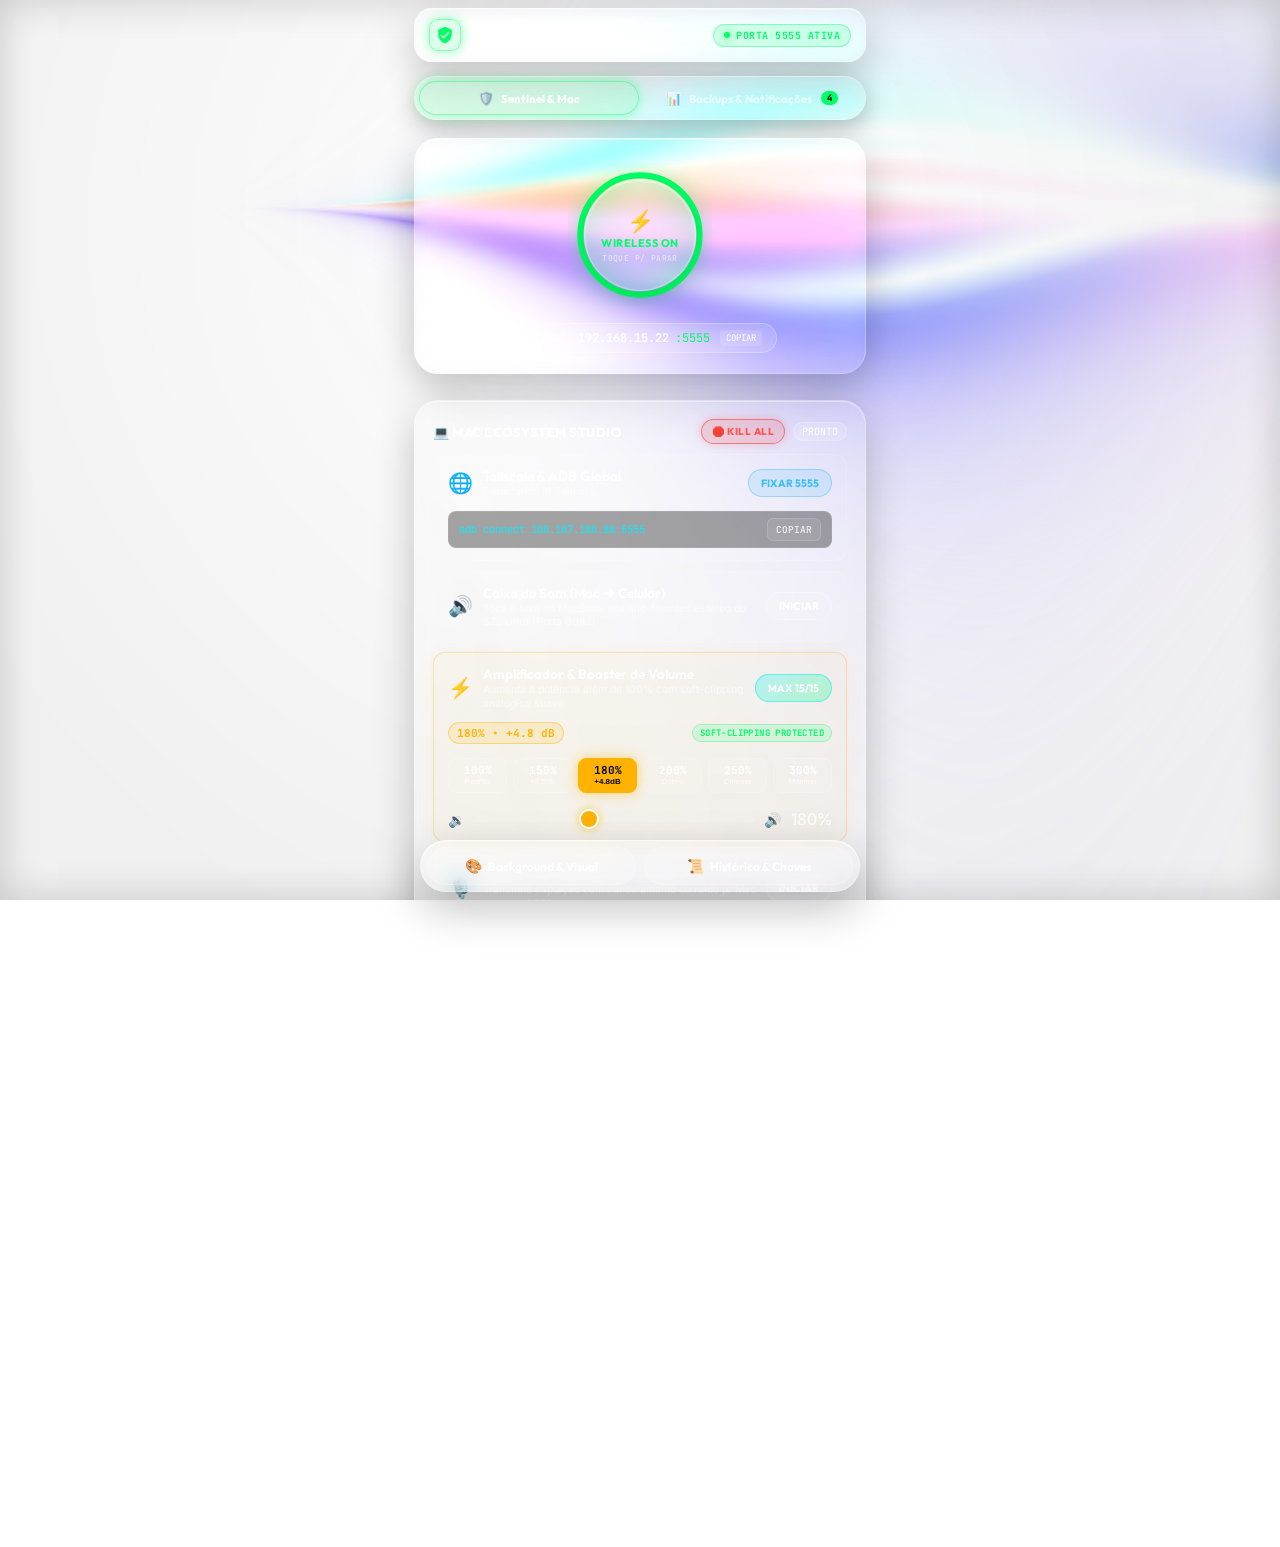
<file: app/src/main/assets/web/index.html>
<!DOCTYPE html>
<html lang="pt-BR">
<head>
  <meta charset="UTF-8">
  <meta name="viewport" content="width=device-width, initial-scale=1.0, maximum-scale=1.0, user-scalable=no, viewport-fit=cover">
  <meta name="theme-color" content="#05070c">
  <title>AeroSentinel</title>
  <link rel="preconnect" href="https://fonts.googleapis.com">
  <link rel="preconnect" href="https://fonts.gstatic.com" crossorigin>
  <link href="https://fonts.googleapis.com/css2?family=Inter:wght@400;500;600;700&family=Outfit:wght@600;700;800&family=JetBrains+Mono:wght@400;500;600;700&display=swap" rel="stylesheet">
  <link rel="stylesheet" href="style.css">
</head>
<body>

  <!-- =========================================================
       UNIVERSAL BACKGROUND VIEWPORT (5 Shaders WebGL Personal OS)
       ========================================================= -->
  <div class="bg-viewport">
    <div id="bg-webgl-container"></div>
    <div class="ambient-veil"></div>
    <div class="vignette-layer"></div>
  </div>

  <!-- Container Principal do App -->
  <div class="app-viewport">
    
    <!-- Header de Vidro Líquido -->
    <header class="header-glass">
      <div class="brand-badge">
        <div class="brand-icon">
          <svg viewBox="0 0 24 24">
            <path d="M12 1L3 5v6c0 5.55 3.84 10.74 9 12 5.16-1.26 9-6.45 9-12V5l-9-4zm-2 16l-4-4 1.41-1.41L10 14.17l6.59-6.59L18 9l-8 8z"/>
          </svg>
        </div>
        <div class="brand-text-col">
          <h1 class="brand-title">AeroSentinel</h1>
          <span class="brand-subtitle">Sentinel Studio • Mobile</span>
        </div>
      </div>

      <div class="header-status-badge" id="header-status-pill">
        <span class="status-dot" id="header-status-dot"></span>
        <span id="header-status-text">PORTA 5555 ATIVA</span>
      </div>
    </header>

    <!-- Barra Segmentada de Navegação (AeroSentinel) -->
    <div class="nav-segment-bar">
      <button class="nav-segment-btn active" id="tab-btn-sentinel" onclick="switchAeroTab('sentinel')">
        <span class="tab-btn-icon">🛡️</span>
        <span>Sentinel &amp; Mac</span>
      </button>
      <button class="nav-segment-btn" id="tab-btn-backups" onclick="switchAeroTab('backups')">
        <span class="tab-btn-icon">📊</span>
        <span>Backups &amp; Notificações</span>
        <span class="tab-badge-counter" id="tab-backups-badge">4</span>
      </button>
    </div>

    <!-- PAINEL 1: SENTINEL & MAC STUDIO -->
    <div id="panel-sentinel" class="aero-tab-panel active">

    <!-- Card 1: Toggle Wireless ADB (Dial Ring de Vidro) -->
    <section class="sentinel-main-card">
      <div class="toggle-dial-container" id="toggle-dial-btn" title="Toque para Ativar ou Parar o Sistema ADB">
        <svg class="dial-svg-ring" viewBox="0 0 140 140">
          <circle class="dial-track" cx="70" cy="70" r="58" />
          <circle class="dial-progress" id="dial-progress-ring" cx="70" cy="70" r="58" />
        </svg>
        <div class="dial-center-btn">
          <span class="dial-icon" id="dial-icon-emoji">⚡</span>
          <span class="dial-state-text" id="dial-state-label">WIRELESS ON</span>
          <span class="dial-sub-hint" id="dial-sub-hint">TOQUE P/ PARAR</span>
        </div>
      </div>

      <!-- Pílula do Endpoint com Copiar -->
      <div class="endpoint-info-pill" id="endpoint-pill" title="Toque para copiar endpoint">
        <span class="endpoint-label">ENDPOINT:</span>
        <span class="endpoint-ip" id="endpoint-ip-label">192.168.15.22</span><span class="endpoint-port" id="endpoint-port-label">:5555</span>
        <span class="copy-badge">COPIAR</span>
      </div>
    </section>

    <!-- Card 1.5: MAC ECOSYSTEM STATION (Webcam, Mic/Speaker, DeX & Tailscale Remote) -->
    <section class="disclosure-card mac-ecosystem-card">
      <div class="section-header-row">
        <h2 class="section-title">
          <span>💻 Mac Ecosystem Studio</span>
        </h2>
        <div style="display: flex; gap: 8px; align-items: center;">
          <button class="eco-kill-all-btn" id="btn-kill-all" title="Encerra todos os processos de ecossistema no Celular e no Mac">🛑 KILL ALL</button>
          <span class="section-count-badge" id="eco-status-badge">PRONTO</span>
        </div>
      </div>

      <!-- Tailscale & Global ADB Tunnel -->
      <div class="eco-feature-box">
        <div class="eco-feature-header">
          <div class="eco-title-group">
            <span class="eco-icon">🌐</span>
            <div class="eco-text-col">
              <span class="eco-name">Tailscale & ADB Global</span>
              <span class="eco-desc" id="eco-tailscale-status">Detectando IP Tailnet...</span>
            </div>
          </div>
          <button class="eco-action-btn" id="btn-fix-adb-5555" title="Fixa a porta 5555">FIXAR 5555</button>
        </div>
        <div class="eco-link-box" id="tailscale-connect-box">
          <span class="eco-cmd" id="tailscale-cmd-text">adb connect 100.107.180.88:5555</span>
          <button class="eco-copy-btn" id="btn-copy-tailscale">COPIAR</button>
        </div>
      </div>

      <!-- Áudio Profissional p/ macOS (Caixa de Som & Microfone) -->
      <div class="eco-feature-box">
        <div class="eco-feature-header">
          <div class="eco-title-group">
            <span class="eco-icon">🔊</span>
            <div class="eco-text-col">
              <span class="eco-name">Caixa de Som (Mac ➔ Celular)</span>
              <span class="eco-desc">Toca o som do MacBook nos alto-falantes estéreo do S22 Ultra (Porta 8082)</span>
            </div>
          </div>
          <button class="eco-toggle-btn" id="btn-toggle-speaker">INICIAR</button>
        </div>
        <div class="eco-link-box" id="speaker-url-box" style="display: none;">
          <span class="eco-cmd" id="speaker-url-text">http://192.168.18.16:8082/stream</span>
          <button class="eco-copy-btn" id="btn-copy-speaker">COPIAR</button>
        </div>
      </div>

      <!-- AMPLIFICADOR & BOOSTER DE VOLUME (Aero Mobile) -->
      <div class="eco-feature-box booster-box">
        <div class="eco-feature-header">
          <div class="eco-title-group">
            <span class="eco-icon">⚡</span>
            <div class="eco-text-col">
              <span class="eco-name">Amplificador &amp; Booster de Volume</span>
              <span class="eco-desc" id="booster-status-desc">Aumenta a potência além de 100% com soft-clipping analógico suave</span>
            </div>
          </div>
          <button class="eco-action-btn primary" id="btn-max-volume-mobile" title="Coloca o volume do Galaxy S22 Ultra no nível máximo (15/15)">MAX 15/15</button>
        </div>

        <div class="booster-gain-indicator-row">
          <span class="booster-gain-badge" id="booster-gain-badge">180% • +4.8 dB</span>
          <span class="booster-clip-badge">SOFT-CLIPPING PROTECTED</span>
        </div>

        <!-- Presets Rápidos de 1 Toque -->
        <div class="booster-presets-grid">
          <button class="booster-preset-btn" data-gain="100">
            <span class="preset-pct">100%</span>
            <span class="preset-label">Padrão</span>
          </button>
          <button class="booster-preset-btn" data-gain="150">
            <span class="preset-pct">150%</span>
            <span class="preset-label">+3.5dB</span>
          </button>
          <button class="booster-preset-btn active" data-gain="180">
            <span class="preset-pct">180%</span>
            <span class="preset-label">+4.8dB</span>
          </button>
          <button class="booster-preset-btn" data-gain="200">
            <span class="preset-pct">200%</span>
            <span class="preset-label">Dobro</span>
          </button>
          <button class="booster-preset-btn" data-gain="250">
            <span class="preset-pct">250%</span>
            <span class="preset-label">Cinema</span>
          </button>
          <button class="booster-preset-btn" data-gain="300">
            <span class="preset-pct">300%</span>
            <span class="preset-label">Máximo</span>
          </button>
        </div>

        <!-- Slider Contínuo de Precisão Mobile -->
        <div class="booster-slider-row">
          <span class="slider-icon">🔉</span>
          <input type="range" class="booster-slider" id="booster-slider-mobile" min="100" max="300" step="5" value="180">
          <span class="slider-icon">🔊</span>
          <span class="slider-val-label" id="booster-val-label">180%</span>
        </div>
      </div>

      <div class="eco-feature-box">
        <div class="eco-feature-header">
          <div class="eco-title-group">
            <span class="eco-icon">🎙️</span>
            <div class="eco-text-col">
              <span class="eco-name">Microfone HD (Celular ➔ Mac)</span>
              <span class="eco-desc">Transmite captação com cancelamento de ruído p/ Mac na porta 8081</span>
            </div>
          </div>
          <button class="eco-toggle-btn" id="btn-toggle-mic">INICIAR</button>
        </div>
        <div class="eco-link-box" id="mic-url-box" style="display: none;">
          <span class="eco-cmd" id="mic-url-text">http://192.168.18.16:8081/mic.wav</span>
          <button class="eco-copy-btn" id="btn-copy-mic">COPIAR</button>
        </div>
      </div>

      <!-- Samsung DeX & Controle Remoto do Mac -->
      <div class="eco-feature-box">
        <div class="eco-feature-header">
          <div class="eco-title-group">
            <span class="eco-icon">🖥️</span>
            <div class="eco-text-col">
              <span class="eco-name">Samsung DeX & Controle Mac</span>
              <span class="eco-desc">Ativação do DeX + Controle via Teclado e Trackpad</span>
            </div>
          </div>
          <button class="eco-action-btn primary" id="btn-activate-dex">ATIVAR DEX</button>
        </div>
        <div class="eco-link-box">
          <span class="eco-cmd" id="dex-info-text">Servidor Remoto Mac: Porta 8083</span>
          <button class="eco-copy-btn" id="btn-dex-cmd-copy">COPIAR SCRIPT</button>
        </div>
      </div>
    </section>

    <!-- Card 2: Dispositivos Conectados (IP Mandatório) -->
    <section class="disclosure-card">
      <div class="section-header-row">
        <h2 class="section-title">
          <span>📡 Dispositivos no ADB</span>
        </h2>
        <span class="section-count-badge" id="active-count-badge">0 ATIVOS</span>
      </div>

      <div id="active-devices-container">
        <!-- Renderizado dinamicamente -->
      </div>
    </section>

    <!-- Card 3: SUPER GLASS BOX TERMINAL (Dynamic System Accent • Zero Flickeo) -->
    <section class="terminal-card">
      <div class="terminal-header">
        <div class="terminal-title-group">
          <div class="terminal-lights">
            <span class="term-light red"></span>
            <span class="term-light yellow"></span>
            <span class="term-light green"></span>
          </div>
          <span class="terminal-label">ADB SHELL LIVE INSPECTOR</span>
          <div class="terminal-live-badge" id="terminal-live-badge">
            <span class="live-dot-pulse"></span>
            <span id="terminal-live-text">REAL-TIME</span>
          </div>
        </div>
        <div class="terminal-actions">
          <button class="term-btn-icon" id="btn-term-fullscreen" title="Visualização em Tela Cheia">⛶ TELA CHEIA</button>
          <button class="term-btn-icon" id="btn-term-pause">PAUSAR</button>
          <button class="term-btn-icon" id="btn-term-clear">LIMPAR</button>
        </div>
      </div>

      <!-- Barra Intuitiva de Data, Hora Ao Vivo e Último Pulso do Terminal -->
      <div class="terminal-datetime-bar">
        <div class="term-dt-item">
          <span class="term-dt-icon">📅</span>
          <span id="term-live-date">HOJE, --/--/----</span>
        </div>
        <span class="term-dt-sep">&bull;</span>
        <div class="term-dt-item">
          <span class="term-dt-icon">🕒</span>
          <span id="term-live-clock" class="term-clock-mono">--:--:--</span>
        </div>
        <span class="term-dt-sep">&bull;</span>
        <div class="term-dt-item term-dt-last">
          <span id="term-last-cmd-time">Aguardando eventos...</span>
        </div>
      </div>

      <!-- Viewport de Comandos em Fluxo Natural e Suave -->
      <div class="terminal-box-viewport" id="terminal-viewport">
        <div class="terminal-empty-msg" id="terminal-empty-msg">
          &gt; Escutando comandos shell recebidos pelo adbd em tempo real...<br>
          &gt; Data, horário exato, IP de origem e payload sincronizados com a cor do sistema.
        </div>
      </div>
    </section>
    </div> <!-- Fim de #panel-sentinel -->

    <!-- =========================================================
         PAINEL 2: CENTRAL DE BACKUPS & AUDITORIA (AeroSentinel)
         ========================================================= -->
    <div id="panel-backups" class="aero-tab-panel" style="display: none;">
      
      <!-- KPI Telemetry Grid -->
      <div class="backup-kpi-grid">
        <div class="backup-kpi-card">
          <div class="kpi-icon-wrap" style="color: var(--accent-primary);">🛡️</div>
          <div class="kpi-data-col">
            <span class="kpi-label">STATUS GERAL</span>
            <span class="kpi-value" id="kpi-overall-status">100% OPERACIONAL</span>
            <span class="kpi-subtext">4 Automações Ativas</span>
          </div>
        </div>

        <div class="backup-kpi-card">
          <div class="kpi-icon-wrap" style="color: var(--accent-cyan);">☁️</div>
          <div class="kpi-data-col">
            <span class="kpi-label">ÚLTIMO SNAPSHOT</span>
            <span class="kpi-value" id="kpi-snapshot-size">14.9 GB</span>
            <span class="kpi-subtext">Hoje • Google Drive</span>
          </div>
        </div>

        <div class="backup-kpi-card">
          <div class="kpi-icon-wrap" style="color: var(--accent-primary);">💬</div>
          <div class="kpi-data-col">
            <span class="kpi-label">WHATSAPP SYNC</span>
            <span class="kpi-value" id="kpi-whatsapp-count">17.024+ ITENS</span>
            <span class="kpi-subtext">Sync em Fundo Ativo</span>
          </div>
        </div>

        <div class="backup-kpi-card">
          <div class="kpi-icon-wrap" style="color: var(--accent-cyan);">💾</div>
          <div class="kpi-data-col">
            <span class="kpi-label">ARMAZENAMENTO</span>
            <span class="kpi-value" id="kpi-storage-free">21.6 GB LIVRES</span>
            <span class="kpi-subtext">APFS macOS Saudável</span>
          </div>
        </div>
      </div>

      <!-- Filtros e Atualização -->
      <div class="backup-filter-row">
        <div class="backup-filter-chips">
          <button class="filter-chip active" id="chip-filter-all" onclick="filterBackupNotifications('ALL')">TODOS (4)</button>
          <button class="filter-chip" id="chip-filter-success" onclick="filterBackupNotifications('SUCCESS')">SUCESSO</button>
          <button class="filter-chip" id="chip-filter-warning" onclick="filterBackupNotifications('WARNING')">ALERTAS</button>
          <button class="filter-chip" id="chip-filter-info" onclick="filterBackupNotifications('INFO')">INFO</button>
        </div>
        <button class="backup-refresh-btn" id="btn-refresh-notifications" onclick="refreshBackupNotifications()" title="Atualizar Notificações">
          <span>🔄</span>
        </button>
      </div>

      <!-- Feed Dinâmico de Notificações de Backup -->
      <div class="backup-notifications-stream" id="backup-notifications-list">
        <!-- Itens inseridos dinamicamente pelo JavaScript -->
      </div>

      <!-- Card Informativo de Auditoria de Integridade -->
      <section class="disclosure-card backup-audit-box">
        <div class="section-header-row">
          <h2 class="section-title">
            <span>🛡️ Auditoria Completa de Integridade</span>
          </h2>
          <span class="section-count-badge" style="background: var(--accent-primary-soft); color: var(--accent-primary); border-color: var(--accent-primary-border);">SHA-256 OK</span>
        </div>
        <p class="backup-audit-desc">
          Todos os backups automatizados e rotinas de governança contam com monitoramento ativo de integridade, cálculo criptográfico SHA-256, sincronização remota com Google Drive e garantia de resíduo zero de armazenamento temporário no APFS.
        </p>
        <div class="backup-audit-chips">
          <span class="audit-chip">✓ GitHub: 100% Ok</span>
          <span class="audit-chip">✓ WhatsApp: 17k+ Itens</span>
          <span class="audit-chip">✓ Photos Sentinel: Ativo</span>
          <span class="audit-chip">✓ APFS: Seguro</span>
        </div>
      </section>

    </div> <!-- Fim de #panel-backups -->

  </div>

  <!-- DOCK INFERIOR MINIMALISTA DE VIDRO -->
  <nav class="bottom-dock-glass">
    <button class="dock-pill-btn" id="dock-btn-background">
      <span class="dock-btn-icon">🎨</span>
      <span>Background &amp; Visual</span>
    </button>
    <button class="dock-pill-btn" id="dock-btn-history">
      <span class="dock-btn-icon">📜</span>
      <span>Histórico &amp; Chaves</span>
    </button>
  </nav>

  <!-- =========================================================
       WIDGET BACKGROUND & VISUAL (Shaders + Accent Color Picker)
       ========================================================= -->
  <div class="modal-overlay" id="background-widget-overlay">
    <div class="modal-sheet-glass">
      <div class="modal-sheet-header">
        <div>
          <h3 class="modal-title">Widget de Background &amp; Visual</h3>
          <span class="modal-subtitle">Personalize a estética, o terminal e o motor gráfico WebGL</span>
        </div>
        <button class="modal-close-btn" id="btn-bg-modal-close">&times;</button>
      </div>

      <div class="modal-scrollable-content">

        <!-- Seção 1: Cor Principal da Interface & Terminal -->
        <div class="widget-section-block">
          <div class="widget-section-title">
            <span>✨ Cor Principal do Sistema &amp; Terminal</span>
          </div>
          <p class="widget-section-desc">
            Escolha a cor principal do sistema. Todos os cards, anéis, badges e as cores do Shell Glass Terminal se adaptam instantaneamente.
          </p>

          <!-- Paleta de Cores de Acento -->
          <div class="color-palette-row">
            <button class="color-swatch-btn" data-color="#00f0ff" style="--c: #00f0ff;" title="Ciano Neon"></button>
            <button class="color-swatch-btn" data-color="#a855f7" style="--c: #a855f7;" title="Violeta Cyber"></button>
            <button class="color-swatch-btn" data-color="#f59e0b" style="--c: #f59e0b;" title="Ouro Solar"></button>
            <button class="color-swatch-btn" data-color="#ff2a5f" style="--c: #ff2a5f;" title="Rubi Escarlate"></button>
            <button class="color-swatch-btn" data-color="#3b82f6" style="--c: #3b82f6;" title="Azul Elétrico"></button>
            <button class="color-swatch-btn" data-color="#ec4899" style="--c: #ec4899;" title="Rosa Neon"></button>
            <button class="color-swatch-btn active" data-color="#00ff66" style="--c: #00ff66;" title="Esmeralda"></button>
            <button class="color-swatch-btn" data-color="#ffffff" style="--c: #ffffff;" title="Branco Puro"></button>
          </div>

          <!-- Seletor de Cor Livre Hexadecimal -->
          <div class="custom-color-row">
            <label class="custom-color-label" for="custom-color-input">
              <span class="color-preview-circle" id="custom-color-preview"></span>
              <span id="custom-color-hex-text">Cor Customizada (#00ff66)</span>
            </label>
            <input type="color" id="custom-color-input" value="#00ff66">
          </div>
        </div>

        <!-- Seção 2: 5 Shaders WebGL do Personal OS -->
        <div class="widget-section-block">
          <div class="widget-section-title">
            <span>🌌 Shaders WebGL (Motor Personal OS)</span>
          </div>
          <p class="widget-section-desc">
            Shaders dinâmicos com suas paletas ricas originais, renderizados na GPU com alta performance.
          </p>

          <div class="shader-card-list">
            <!-- 1. Soft Aurora -->
            <div class="shader-option-card" data-shader="softaurora">
              <div class="shader-card-left">
                <div class="shader-gradient-badge" style="background: linear-gradient(135deg, #00f5d4, #9d4edd);"></div>
                <div>
                  <div class="shader-title">🌌 Soft Aurora</div>
                  <div class="shader-subtitle">Aurora boreal cósmica com véus fluidos e ruído 3D Perlin</div>
                </div>
              </div>
              <span class="shader-status-tag">SELECIONAR</span>
            </div>

            <!-- 2. 3D Particles -->
            <div class="shader-option-card" data-shader="particles">
              <div class="shader-card-left">
                <div class="shader-gradient-badge" style="background: linear-gradient(135deg, #a855f7, #6366f1);"></div>
                <div>
                  <div class="shader-title">✨ 3D Particles</div>
                  <div class="shader-subtitle">Point cloud instanciada tridimensional com rotação orbital interativa</div>
                </div>
              </div>
              <span class="shader-status-tag">SELECIONAR</span>
            </div>

            <!-- 3. Ghost Fibers -->
            <div class="shader-option-card" data-shader="ghostfibers">
              <div class="shader-card-left">
                <div class="shader-gradient-badge" style="background: linear-gradient(135deg, #06b6d4, #3b82f6);"></div>
                <div>
                  <div class="shader-title">🌀 Ghost Fibers</div>
                  <div class="shader-subtitle">Fibras ópticas espectrais com torção helicoidal harmônica</div>
                </div>
              </div>
              <span class="shader-status-tag">SELECIONAR</span>
            </div>

            <!-- 4. Plasma Wave -->
            <div class="shader-option-card" data-shader="plasmawave">
              <div class="shader-card-left">
                <div class="shader-gradient-badge" style="background: linear-gradient(135deg, #A855F7, #06B6D4);"></div>
                <div>
                  <div class="shader-title">🌊 Plasma Wave</div>
                  <div class="shader-subtitle">Raymarching tridimensional com campos ondulatórios quânticos</div>
                </div>
              </div>
              <span class="shader-status-tag">SELECIONAR</span>
            </div>

            <!-- 5. Strands -->
            <div class="shader-option-card active" data-shader="strands">
              <div class="shader-card-left">
                <div class="shader-gradient-badge" style="background: linear-gradient(135deg, #F97316, #7C3AED, #06B6D4);"></div>
                <div>
                  <div class="shader-title">🌟 Light Strands</div>
                  <div class="shader-subtitle">Feixes espectrais multicoloridos com dispersão e reflexos</div>
                </div>
              </div>
              <span class="shader-status-tag">ATIVO</span>
            </div>

            <!-- 6. Side Rays -->
            <div class="shader-option-card" data-shader="siderays">
              <div class="shader-card-left">
                <div class="shader-gradient-badge" style="background: linear-gradient(135deg, #f59e0b, #38bdf8);"></div>
                <div>
                  <div class="shader-title">⚡ Side Rays</div>
                  <div class="shader-subtitle">Feixes de luz volumétrica com iluminação lateral cinematográfica</div>
                </div>
              </div>
              <span class="shader-status-tag">SELECIONAR</span>
            </div>

            <!-- 7. Volumetric Beams -->
            <div class="shader-option-card" data-shader="beams">
              <div class="shader-card-left">
                <div class="shader-gradient-badge" style="background: linear-gradient(135deg, #8b5cf6, #ec4899);"></div>
                <div>
                  <div class="shader-title">🔦 Beams</div>
                  <div class="shader-subtitle">Feixes volumétricos 3D com dispersão atmosférica</div>
                </div>
              </div>
              <span class="shader-status-tag">SELECIONAR</span>
            </div>

            <!-- 8. Floating Lines -->
            <div class="shader-option-card" data-shader="floatinglines">
              <div class="shader-card-left">
                <div class="shader-gradient-badge" style="background: linear-gradient(135deg, #6366f1, #14b8a6);"></div>
                <div>
                  <div class="shader-title">〰️ Floating Lines</div>
                  <div class="shader-subtitle">Camadas de linhas tridimensionais com flexão dinâmica</div>
                </div>
              </div>
              <span class="shader-status-tag">SELECIONAR</span>
            </div>

            <!-- 9. Liquid Silk -->
            <div class="shader-option-card" data-shader="silk">
              <div class="shader-card-left">
                <div class="shader-gradient-badge" style="background: linear-gradient(135deg, #0ea5e9, #a855f7);"></div>
                <div>
                  <div class="shader-title">🧣 Liquid Silk</div>
                  <div class="shader-subtitle">Tecido de seda ondulante com reflexos orgânicos</div>
                </div>
              </div>
              <span class="shader-status-tag">SELECIONAR</span>
            </div>

            <!-- 10. Tactical Radar -->
            <div class="shader-option-card" data-shader="radar">
              <div class="shader-card-left">
                <div class="shader-gradient-badge" style="background: linear-gradient(135deg, #10b981, #06b6d4);"></div>
                <div>
                  <div class="shader-title">🎯 Tactical Radar</div>
                  <div class="shader-subtitle">Varredura circular tática com anéis concêntricos e pulsos</div>
                </div>
              </div>
              <span class="shader-status-tag">SELECIONAR</span>
            </div>

            <!-- 11. Ripple Grid -->
            <div class="shader-option-card" data-shader="ripplegrid">
              <div class="shader-card-left">
                <div class="shader-gradient-badge" style="background: linear-gradient(135deg, #3b82f6, #8b5cf6);"></div>
                <div>
                  <div class="shader-title">🌐 Ripple Grid</div>
                  <div class="shader-subtitle">Grade geométrica reativa com ondas de choque interativas</div>
                </div>
              </div>
              <span class="shader-status-tag">SELECIONAR</span>
            </div>

            <!-- 12. Pixel Blast -->
            <div class="shader-option-card" data-shader="pixelblast">
              <div class="shader-card-left">
                <div class="shader-gradient-badge" style="background: linear-gradient(135deg, #f43f5e, #fb923c);"></div>
                <div>
                  <div class="shader-title">💥 Pixel Blast</div>
                  <div class="shader-subtitle">Matriz de micro-pixels com explosões de ondas e reverberação</div>
                </div>
              </div>
              <span class="shader-status-tag">SELECIONAR</span>
            </div>

            <!-- 13. Magic Rings -->
            <div class="shader-option-card" data-shader="magicrings">
              <div class="shader-card-left">
                <div class="shader-gradient-badge" style="background: linear-gradient(135deg, #e11d48, #9333ea);"></div>
                <div>
                  <div class="shader-title">💫 Magic Rings</div>
                  <div class="shader-subtitle">Anéis de energia concêntricos com atenuação harmônica</div>
                </div>
              </div>
              <span class="shader-status-tag">SELECIONAR</span>
            </div>

            <!-- 14. Grid Scan -->
            <div class="shader-option-card" data-shader="gridscan">
              <div class="shader-card-left">
                <div class="shader-gradient-badge" style="background: linear-gradient(135deg, #059669, #10b981);"></div>
                <div>
                  <div class="shader-title">📡 Grid Scan</div>
                  <div class="shader-subtitle">Varredura a laser futurista sobre malha de cibersegurança</div>
                </div>
              </div>
              <span class="shader-status-tag">SELECIONAR</span>
            </div>

            <!-- 15. Liquid Chrome -->
            <div class="shader-option-card" data-shader="liquidchrome">
              <div class="shader-card-left">
                <div class="shader-gradient-badge" style="background: linear-gradient(135deg, #94a3b8, #cbd5e1);"></div>
                <div>
                  <div class="shader-title">🪙 Liquid Chrome</div>
                  <div class="shader-subtitle">Metal cromado líquido com reflexos orgânicos e brilho espelhado</div>
                </div>
              </div>
              <span class="shader-status-tag">SELECIONAR</span>
            </div>

            <!-- 16. Line Waves -->
            <div class="shader-option-card" data-shader="linewaves">
              <div class="shader-card-left">
                <div class="shader-gradient-badge" style="background: linear-gradient(135deg, #38bdf8, #818cf8);"></div>
                <div>
                  <div class="shader-title">🌊 Line Waves</div>
                  <div class="shader-subtitle">Ondas lineares entrelaçadas com transição de gradiente suave</div>
                </div>
              </div>
              <span class="shader-status-tag">SELECIONAR</span>
            </div>

            <!-- 17. Ferrofluid -->
            <div class="shader-option-card" data-shader="ferrofluid">
              <div class="shader-card-left">
                <div class="shader-gradient-badge" style="background: linear-gradient(135deg, #1e293b, #0f172a);"></div>
                <div>
                  <div class="shader-title">🧲 Ferrofluid</div>
                  <div class="shader-subtitle">Fluido magnético com espinhos dinâmicos e turbulência física</div>
                </div>
              </div>
              <span class="shader-status-tag">SELECIONAR</span>
            </div>

            <!-- 18. Dither Matrix -->
            <div class="shader-option-card" data-shader="dither">
              <div class="shader-card-left">
                <div class="shader-gradient-badge" style="background: linear-gradient(135deg, #10b981, #047857);"></div>
                <div>
                  <div class="shader-title">👾 Dither Matrix</div>
                  <div class="shader-subtitle">Matriz de Bayer retrô com quantização cromática analógica</div>
                </div>
              </div>
              <span class="shader-status-tag">SELECIONAR</span>
            </div>

            <!-- 19. Dark Veil -->
            <div class="shader-option-card" data-shader="darkveil">
              <div class="shader-card-left">
                <div class="shader-gradient-badge" style="background: linear-gradient(135deg, #0f172a, #334155, #64748b);"></div>
                <div>
                  <div class="shader-title">🌑 Dark Veil</div>
                  <div class="shader-subtitle">Cetim negro abissal gerado por rede neural CPPN orgânica</div>
                </div>
              </div>
              <span class="shader-status-tag">SELECIONAR</span>
            </div>

            <!-- 20. Web Threads -->
            <div class="shader-option-card" data-shader="webthreads">
              <div class="shader-card-left">
                <div class="shader-gradient-badge" style="background: linear-gradient(135deg, #5227ff, #ff9ffc);"></div>
                <div>
                  <div class="shader-title">🕸️ Web Threads</div>
                  <div class="shader-subtitle">Filamentos quânticos espelhados com emissão de brilho laser</div>
                </div>
              </div>
              <span class="shader-status-tag">SELECIONAR</span>
            </div>

            <!-- 21. Topography -->
            <div class="shader-option-card" data-shader="topography">
              <div class="shader-card-left">
                <div class="shader-gradient-badge" style="background: linear-gradient(135deg, #f59e0b, #d97706);"></div>
                <div>
                  <div class="shader-title">🗺️ Topography</div>
                  <div class="shader-subtitle">Curvas de nível cartográficas com morphing dinâmico e relevo</div>
                </div>
              </div>
              <span class="shader-status-tag">SELECIONAR</span>
            </div>

            <!-- 22. Balatro Flow -->
            <div class="shader-option-card" data-shader="balatro">
              <div class="shader-card-left">
                <div class="shader-gradient-badge" style="background: linear-gradient(135deg, #DE443B, #006BB4, #162325);"></div>
                <div>
                  <div class="shader-title">🌀 Balatro</div>
                  <div class="shader-subtitle">Vórtice psicodélico em espiral matemática e contraste dinâmico</div>
                </div>
              </div>
              <span class="shader-status-tag">SELECIONAR</span>
            </div>

            <!-- 23. Faulty Terminal -->
            <div class="shader-option-card" data-shader="faultyterminal">
              <div class="shader-card-left">
                <div class="shader-gradient-badge" style="background: linear-gradient(135deg, #22c55e, #15803d);"></div>
                <div>
                  <div class="shader-title">📟 Faulty Terminal</div>
                  <div class="shader-subtitle">Monitor CRT com aberração cromática, ruído e glitch de vídeo</div>
                </div>
              </div>
              <span class="shader-status-tag">SELECIONAR</span>
            </div>

            <!-- 24. Morph Slider -->
            <div class="shader-option-card" data-shader="morphslider">
              <div class="shader-card-left">
                <div class="shader-gradient-badge" style="background: linear-gradient(135deg, #f43f5e, #ec4899);"></div>
                <div>
                  <div class="shader-title">🎞️ Morph Slider</div>
                  <div class="shader-subtitle">Transição cinemática com distorção de textura e desfoque temporal</div>
                </div>
              </div>
              <span class="shader-status-tag">SELECIONAR</span>
            </div>

            <!-- 25. Antigravity -->
            <div class="shader-option-card" data-shader="antigravity">
              <div class="shader-card-left">
                <div class="shader-gradient-badge" style="background: linear-gradient(135deg, #7c3aed, #a855f7);"></div>
                <div>
                  <div class="shader-title">🛸 Antigravity</div>
                  <div class="shader-subtitle">Partículas 3D em levitação magnética e atração gravitacional</div>
                </div>
              </div>
              <span class="shader-status-tag">SELECIONAR</span>
            </div>

            <!-- 26. Northern Aurora -->
            <div class="shader-option-card" data-shader="aurora">
              <div class="shader-card-left">
                <div class="shader-gradient-badge" style="background: linear-gradient(135deg, #06b6d4, #10b981);"></div>
                <div>
                  <div class="shader-title">🌠 Northern Aurora</div>
                  <div class="shader-subtitle">Cortinas polares de luz com ruído simplex ondulatório</div>
                </div>
              </div>
              <span class="shader-status-tag">SELECIONAR</span>
            </div>

            <!-- 27. Letter Glitch -->
            <div class="shader-option-card" data-shader="letterglitch">
              <div class="shader-card-left">
                <div class="shader-gradient-badge" style="background: linear-gradient(135deg, #10b981, #064e3b);"></div>
                <div>
                  <div class="shader-title">🔤 Letter Glitch</div>
                  <div class="shader-subtitle">Chuva de caracteres ASCII matriciais com decodificação cibernética</div>
                </div>
              </div>
              <span class="shader-status-tag">SELECIONAR</span>
            </div>

            <!-- 28. Electric Plasma -->
            <div class="shader-option-card" data-shader="plasma">
              <div class="shader-card-left">
                <div class="shader-gradient-badge" style="background: linear-gradient(135deg, #d946ef, #8b5cf6);"></div>
                <div>
                  <div class="shader-title">⚡ Electric Plasma</div>
                  <div class="shader-subtitle">Arco de plasma de alta voltagem com ondulações eletromagnéticas</div>
                </div>
              </div>
              <span class="shader-status-tag">SELECIONAR</span>
            </div>

            <!-- 29. Liquid Ether -->
            <div class="shader-option-card" data-shader="liquidether">
              <div class="shader-card-left">
                <div class="shader-gradient-badge" style="background: linear-gradient(135deg, #0284c7, #6366f1);"></div>
                <div>
                  <div class="shader-title">💧 Liquid Ether</div>
                  <div class="shader-subtitle">Simulação Navier-Stokes de fluido etéreo com vorticidade real</div>
                </div>
              </div>
              <span class="shader-status-tag">SELECIONAR</span>
            </div>

            <!-- 30. Energy Orb -->
            <div class="shader-option-card" data-shader="orb">
              <div class="shader-card-left">
                <div class="shader-gradient-badge" style="background: linear-gradient(135deg, #6366f1, #d946ef);"></div>
                <div>
                  <div class="shader-title">🔮 Energy Orb</div>
                  <div class="shader-subtitle">Orbe de energia cósmica tridimensional com rotação gravitacional</div>
                </div>
              </div>
              <span class="shader-status-tag">SELECIONAR</span>
            </div>

            <!-- 31. Prismatic Beam -->
            <div class="shader-option-card" data-shader="prism">
              <div class="shader-card-left">
                <div class="shader-gradient-badge" style="background: linear-gradient(135deg, #f59e0b, #ec4899);"></div>
                <div>
                  <div class="shader-title">💎 Prismatic Beam</div>
                  <div class="shader-subtitle">Refração de prisma com dispersão cromática e reflexos cristalinos</div>
                </div>
              </div>
              <span class="shader-status-tag">SELECIONAR</span>
            </div>

            <!-- 32. Prismatic Burst -->
            <div class="shader-option-card" data-shader="prismaticburst">
              <div class="shader-card-left">
                <div class="shader-gradient-badge" style="background: linear-gradient(135deg, #ef4444, #8b5cf6);"></div>
                <div>
                  <div class="shader-title">🎆 Prismatic Burst</div>
                  <div class="shader-subtitle">Explosão de raios policromáticos com rotação tridimensional</div>
                </div>
              </div>
              <span class="shader-status-tag">SELECIONAR</span>
            </div>

            <!-- 33. Thunder Lightning -->
            <div class="shader-option-card" data-shader="lightning">
              <div class="shader-card-left">
                <div class="shader-gradient-badge" style="background: linear-gradient(135deg, #eab308, #3b82f6);"></div>
                <div>
                  <div class="shader-title">⚡ Lightning</div>
                  <div class="shader-subtitle">Arco elétrico fractal FBM com descargas de plasma ionizado</div>
                </div>
              </div>
              <span class="shader-status-tag">SELECIONAR</span>
            </div>

            <!-- 34. Evil Eye -->
            <div class="shader-option-card" data-shader="evileye">
              <div class="shader-card-left">
                <div class="shader-gradient-badge" style="background: linear-gradient(135deg, #dc2626, #7f1d1d);"></div>
                <div>
                  <div class="shader-title">👁️ Evil Eye</div>
                  <div class="shader-subtitle">Olho flamejante com pupila interativa e ruído procedural reativo</div>
                </div>
              </div>
              <span class="shader-status-tag">SELECIONAR</span>
            </div>
          </div>
        </div>

      </div>
    </div>
  </div>

  <!-- MODAL DE HISTÓRICO & CHAVES DO SISTEMA -->
  <div class="modal-overlay" id="history-modal-overlay">
    <div class="modal-sheet-glass">
      <div class="modal-sheet-header">
        <h3 class="modal-title">Histórico de Conexões &amp; Chaves</h3>
        <button class="modal-close-btn" id="btn-modal-close">&times;</button>
      </div>

      <div class="modal-scrollable-content" id="modal-content-list">
        <!-- Renderizado dinamicamente -->
      </div>

      <div class="modal-footer-row">
        <button class="btn-glass-action auth" id="btn-clear-history">Limpar Histórico</button>
        <button class="btn-glass-action deny" id="btn-revoke-all-keys">Revogar Todas as Chaves</button>
      </div>
    </div>
  </div>

  <!-- =========================================================
       TERMINAL FULLSCREEN ULTRA LIGHT GLASS
       Visualização Expandida • Translucidez Pura • Blur de Fundo
       ========================================================= -->
  <div class="terminal-fullscreen-overlay" id="terminal-fullscreen-overlay">
    <div class="terminal-fullscreen-glass-container">

      <!-- Header Ultra Light Glass -->
      <header class="term-fs-header">
        <div class="term-fs-header-left">
          <div class="terminal-lights">
            <span class="term-light red"></span>
            <span class="term-light yellow"></span>
            <span class="term-light green"></span>
          </div>
          <div class="term-fs-title-col">
            <div class="term-fs-title-row">
              <span class="term-fs-title">ADB SHELL LIVE INSPECTOR</span>
              <span class="term-fs-mode-tag">ULTRA LIGHT GLASS</span>
            </div>
            <div class="term-fs-subtitle">
              <span id="term-fs-live-datetime">📅 HOJE • 🕒 --:--:--</span>
            </div>
          </div>
        </div>

        <div class="term-fs-header-right">
          <div class="terminal-live-badge" id="term-fs-live-badge">
            <span class="live-dot-pulse"></span>
            <span>AO VIVO</span>
          </div>
          <span class="term-fs-counter-badge" id="term-fs-counter">0 COMANDOS</span>
          <button class="term-btn-icon" id="btn-term-fs-pause">PAUSAR</button>
          <button class="term-btn-icon" id="btn-term-fs-clear">LIMPAR</button>
          <button class="term-fs-close-btn" id="btn-term-fs-close" title="Reduzir para Card">&times;</button>
        </div>
      </header>

      <!-- Barra de Ferramentas / Filtro Ultra Light Glass -->
      <div class="term-fs-toolbar">
        <div class="term-fs-filter-chips">
          <button class="term-filter-chip active" data-filter="all">TODOS</button>
          <button class="term-filter-chip" data-filter="shell">SHELL</button>
          <button class="term-filter-chip" data-filter="priv">PRIVILEGIADO</button>
        </div>
        <div class="term-fs-search-box">
          <span class="term-search-icon">🔍</span>
          <input type="text" id="term-fs-search-input" placeholder="Filtrar por comando, data, hora ou IP..." />
          <button class="term-search-clear-btn" id="btn-term-fs-search-clear" style="display: none;">&times;</button>
        </div>
      </div>

      <!-- Viewport de Comandos Fullscreen Ultra Light Glass -->
      <div class="terminal-fullscreen-viewport" id="terminal-fullscreen-viewport">
        <div class="terminal-empty-msg" id="terminal-fs-empty-msg">
          &gt; Modo Fullscreen Ultra Light Glass ativado.<br>
          &gt; Escutando comandos shell recebidos pelo adbd em tempo real...<br>
          &gt; Cores sincronizadas com o tema principal e carimbo intuitivo de data/hora.
        </div>
      </div>

      <!-- Rodapé com Info do Host & Cópia Rápida -->
      <footer class="term-fs-footer">
        <div class="term-fs-footer-info">
          <span>HOST: <b id="term-fs-host-ip">192.168.15.23</b></span>
          <span class="term-fs-dot">&bull;</span>
          <span>PORTA: <b>5555</b></span>
          <span class="term-fs-dot">&bull;</span>
          <span>ESTADO: <b id="term-fs-audit-state" style="color: var(--accent-primary);">AUDITANDO SHELL</b></span>
        </div>
        <button class="term-btn-icon" id="btn-term-fs-copy-all">COPIAR TUDO</button>
      </footer>

    </div>
  </div>

  <!-- Scripts Independentes -->
  <script type="module" src="js/shaders.js"></script>
  <script src="js/app.js"></script>
</body>
</html>
</file>
<file: app/src/main/assets/web/style.css>
/* ==========================================================================
   ADB GLASS SENTINEL — Liquid Glassmorphism & Cyber Security System
   Obsidian Dark • Dynamic System & Terminal Accent • WebGL 60FPS
   ========================================================================== */

:root {
  --safe-top: env(safe-area-inset-top, 52px);
  --safe-bottom: env(safe-area-inset-bottom, 24px);

  --bg-deep: #05070c;
  --bg-surface: #0a0e17;

  /* Cor Primária do Sistema & Terminal (Customizável pelo Usuário via Widget) */
  --accent-primary: #00ff66;
  --accent-primary-glow: rgba(0, 255, 102, 0.45);
  --accent-primary-soft: rgba(0, 255, 102, 0.14);
  --accent-primary-border: rgba(0, 255, 102, 0.38);

  /* Variáveis do Terminal sincronizadas dinamicamente com a Cor Principal */
  --terminal-green: var(--accent-primary);
  --terminal-green-glow: var(--accent-primary-glow);
  --terminal-green-dim: var(--accent-primary-soft);
  --terminal-green-border: var(--accent-primary-border);
  --terminal-accent-bg: rgba(0, 255, 102, 0.07);
  --terminal-row-bg: rgba(0, 255, 102, 0.04);

  --accent-red: #ff1037;
  --accent-red-glow: rgba(255, 16, 55, 0.45);
  --accent-red-soft: rgba(255, 16, 55, 0.12);

  --accent-cyan: #00f0ff;
  --accent-amber: #ffaa00;

  /* Vidro Translúcido Líquido Otimizado (Performance 0ms Latency) */
  --glass-card-bg: linear-gradient(135deg, rgba(255, 255, 255, 0.14) 0%, rgba(255, 255, 255, 0.04) 100%);
  --glass-card-border: rgba(255, 255, 255, 0.22);
  --glass-border-subtle: rgba(255, 255, 255, 0.12);
  --glass-blur: 10px;

  /* Tipografia */
  --font-heading: 'Outfit', -apple-system, BlinkMacSystemFont, sans-serif;
  --font-body: 'Inter', -apple-system, BlinkMacSystemFont, sans-serif;
  --font-mono: 'JetBrains Mono', monospace;

  --text-main: #ffffff;
  --text-muted: rgba(255, 255, 255, 0.88);
  --text-dim: rgba(255, 255, 255, 0.60);

  /* Sombras e Raios */
  --radius-xl: 24px;
  --radius-lg: 18px;
  --radius-md: 12px;
  --radius-pill: 9999px;

  --shadow-glass: 0 16px 40px rgba(0, 0, 0, 0.22), inset 0 1px 0 rgba(255, 255, 255, 0.45);
  --shadow-glow: 0 0 25px var(--accent-primary-glow);
}

*, *::before, *::after {
  box-sizing: border-box;
  margin: 0;
  padding: 0;
  -webkit-tap-highlight-color: transparent;
  user-select: none;
}

html, body {
  width: 100%;
  height: 100%;
  background-color: transparent;
  color: var(--text-main);
  font-family: var(--font-body);
  overflow-x: hidden;
  -webkit-font-smoothing: antialiased;
}

/* =========================================================
   BACKGROUND VIEWPORT (Shaders WebGL Translúcidos)
   ========================================================= */
.bg-viewport {
  position: fixed;
  inset: 0;
  width: 100vw;
  height: 100vh;
  z-index: 0;
  pointer-events: none;
  overflow: hidden;
  background: transparent;
}

#bg-webgl-container {
  position: absolute;
  inset: 0;
  width: 100%;
  height: 100%;
  z-index: 1;
}

#bg-webgl-container canvas {
  width: 100% !important;
  height: 100% !important;
  display: block;
}

.ambient-veil {
  position: absolute;
  inset: 0;
  z-index: 2;
  background: radial-gradient(circle at 50% 25%, rgba(255, 255, 255, 0.0) 0%, rgba(0, 0, 0, 0.06) 85%);
  pointer-events: none;
}

.vignette-layer {
  position: absolute;
  inset: 0;
  z-index: 3;
  box-shadow: inset 0 0 40px rgba(0, 0, 0, 0.18);
  pointer-events: none;
}

/* =========================================================
   APP VIEWPORT (Layout Principal)
   ========================================================= */
.app-viewport {
  position: relative;
  z-index: 10;
  display: flex;
  flex-direction: column;
  gap: 12px;
  width: 100%;
  max-width: 480px;
  margin: 0 auto;
  padding: calc(var(--safe-top) + 8px) 14px calc(var(--safe-bottom) + 84px) 14px;
  min-height: 100vh;
}

/* =========================================================
   HEADER DE VIDRO LÍQUIDO
   ========================================================= */
.header-glass {
  display: flex;
  align-items: center;
  justify-content: space-between;
  padding: 10px 14px;
  background: var(--glass-card-bg);
  border: 1px solid var(--glass-card-border);
  border-top: 1px solid rgba(255, 255, 255, 0.60);
  backdrop-filter: blur(var(--glass-blur)) saturate(200%) brightness(1.05);
  -webkit-backdrop-filter: blur(var(--glass-blur)) saturate(200%) brightness(1.05);
  border-radius: var(--radius-lg);
  box-shadow: var(--shadow-glass);
}


.brand-badge {
  display: flex;
  align-items: center;
  gap: 10px;
}

.brand-icon {
  width: 32px;
  height: 32px;
  border-radius: 9px;
  background: var(--accent-primary-soft);
  border: 1px solid var(--accent-primary-border);
  display: flex;
  align-items: center;
  justify-content: center;
  box-shadow: 0 0 12px var(--accent-primary-glow);
  transition: all 0.3s ease;
}

.brand-icon svg {
  width: 18px;
  height: 18px;
  fill: var(--accent-primary);
  transition: fill 0.3s ease;
}

.brand-text-col {
  display: flex;
  flex-direction: column;
}

.brand-title {
  font-family: var(--font-heading);
  font-size: 15px;
  font-weight: 800;
  letter-spacing: 0.5px;
  color: #ffffff;
}

.brand-subtitle {
  font-family: var(--font-mono);
  font-size: 9.5px;
  color: var(--text-dim);
  letter-spacing: 0.5px;
}

.header-status-badge {
  display: flex;
  align-items: center;
  gap: 6px;
  padding: 4px 10px;
  border-radius: var(--radius-pill);
  background: var(--accent-primary-soft);
  border: 1px solid var(--accent-primary-border);
  font-family: var(--font-mono);
  font-size: 10px;
  font-weight: 700;
  color: var(--accent-primary);
  letter-spacing: 0.5px;
  transition: all 0.3s ease;
}

.header-status-badge.inactive {
  background: var(--accent-red-soft);
  border-color: var(--accent-red);
  color: var(--accent-red);
}

.status-dot {
  width: 6px;
  height: 6px;
  border-radius: 50%;
  background: var(--accent-primary);
  box-shadow: 0 0 8px var(--accent-primary);
  animation: pulseDot 1.8s infinite ease-in-out;
  transition: background 0.3s ease;
}

. status-dot.inactive,
.header-status-badge.inactive .status-dot {
  background: var(--accent-red);
  box-shadow: 0 0 8px var(--accent-red);
}

@keyframes pulseDot {
  0%, 100% { opacity: 1; transform: scale(1); }
  50% { opacity: 0.45; transform: scale(1.2); }
}

/* =========================================================
   CARD 1: TOGGLE WIRELESS ADB (Dial Ring de Vidro)
   ========================================================= */
.sentinel-main-card {
  display: flex;
  flex-direction: column;
  align-items: center;
  justify-content: center;
  padding: 24px 16px 20px 16px;
  background: var(--glass-card-bg);
  border: 1px solid var(--glass-card-border);
  border-top: 1px solid rgba(255, 255, 255, 0.60);
  backdrop-filter: blur(var(--glass-blur)) saturate(200%) brightness(1.05);
  -webkit-backdrop-filter: blur(var(--glass-blur)) saturate(200%) brightness(1.05);
  border-radius: var(--radius-xl);
  box-shadow: var(--shadow-glass);
  position: relative;
  gap: 16px;
}

.toggle-dial-container {
  position: relative;
  width: 144px;
  height: 144px;
  display: flex;
  align-items: center;
  justify-content: center;
  cursor: pointer;
  transition: transform 0.18s cubic-bezier(0.16, 1, 0.3, 1);
}

.toggle-dial-container:active {
  transform: scale(0.93);
}

.dial-svg-ring {
  position: absolute;
  inset: 0;
  width: 100%;
  height: 100%;
  transform: rotate(-90deg);
}

.dial-track {
  fill: none;
  stroke: rgba(255, 255, 255, 0.12);
  stroke-width: 6;
}

.dial-progress {
  fill: none;
  stroke: var(--accent-primary);
  stroke-width: 6;
  stroke-dasharray: 364.4;
  stroke-dashoffset: 0;
  stroke-linecap: round;
  transition: stroke 0.3s, stroke-dashoffset 0.55s cubic-bezier(0.16, 1, 0.3, 1), filter 0.3s;
  filter: drop-shadow(0 0 10px var(--accent-primary-glow));
}

.dial-progress.inactive {
  stroke: var(--accent-red);
  stroke-dashoffset: 275;
  filter: drop-shadow(0 0 8px var(--accent-red-glow));
}

.dial-center-btn {
  width: 112px;
  height: 112px;
  border-radius: 50%;
  background: radial-gradient(circle at 40% 40%, rgba(255, 255, 255, 0.22) 0%, rgba(255, 255, 255, 0.05) 100%);
  border: 1px solid rgba(255, 255, 255, 0.35);
  backdrop-filter: blur(20px);
  -webkit-backdrop-filter: blur(20px);
  display: flex;
  flex-direction: column;
  align-items: center;
  justify-content: center;
  box-shadow: inset 0 1px 2px rgba(255, 255, 255, 0.5), 0 8px 24px rgba(0, 0, 0, 0.15);
  gap: 1px;
  transition: border-color 0.3s ease, box-shadow 0.3s ease;
}

.dial-icon {
  font-size: 22px;
  margin-bottom: 1px;
}

.dial-state-text {
  font-family: var(--font-heading);
  font-weight: 700;
  font-size: 11px;
  letter-spacing: 0.5px;
  color: var(--accent-primary);
  transition: color 0.3s ease;
}

.dial-state-text.inactive {
  color: var(--accent-red);
}

.dial-sub-hint {
  font-family: var(--font-mono);
  font-size: 8px;
  color: rgba(255, 255, 255, 0.65);
  letter-spacing: 0.4px;
  margin-top: 2px;
}

.endpoint-info-pill {
  display: flex;
  align-items: center;
  gap: 6px;
  padding: 6px 14px;
  border-radius: var(--radius-pill);
  background: rgba(255, 255, 255, 0.12);
  border: 1px solid rgba(255, 255, 255, 0.25);
  backdrop-filter: blur(16px);
  -webkit-backdrop-filter: blur(16px);
  font-family: var(--font-mono);
  font-size: 12px;
  cursor: pointer;
  transition: background 0.2s, border-color 0.2s;
}

.endpoint-info-pill:active {
  background: rgba(255, 255, 255, 0.22);
}

.endpoint-label {
  color: rgba(255, 255, 255, 0.6);
  font-size: 10px;
}

.endpoint-ip {
  color: #ffffff;
  font-weight: 600;
}

.endpoint-port {
  color: var(--accent-primary);
  transition: color 0.3s ease;
}

.endpoint-port.inactive {
  color: var(--accent-red);
}

.copy-badge {
  font-size: 9px;
  padding: 2px 6px;
  border-radius: 4px;
  background: rgba(255, 255, 255, 0.15);
  color: var(--text-main);
  margin-left: 4px;
}

/* =========================================================
   CARD 2: DISPOSITIVOS CONECTADOS (IP MANDATÓRIO)
   ========================================================= */
.disclosure-card {
  padding: 14px 16px;
  background: var(--glass-card-bg);
  border: 1px solid var(--glass-card-border);
  border-top: 1px solid rgba(255, 255, 255, 0.60);
  backdrop-filter: blur(var(--glass-blur)) saturate(200%) brightness(1.05);
  -webkit-backdrop-filter: blur(var(--glass-blur)) saturate(200%) brightness(1.05);
  border-radius: var(--radius-lg);
  box-shadow: var(--shadow-glass);
}

.section-header-row {
  display: flex;
  align-items: center;
  justify-content: space-between;
  margin-bottom: 10px;
}

.section-title {
  font-family: var(--font-heading);
  font-size: 13px;
  font-weight: 700;
  text-transform: uppercase;
  letter-spacing: 0.5px;
  display: flex;
  align-items: center;
  gap: 6px;
}

.section-count-badge {
  padding: 2px 8px;
  border-radius: var(--radius-pill);
  font-size: 10px;
  font-family: var(--font-mono);
  background: rgba(255, 255, 255, 0.15);
  border: 1px solid rgba(255, 255, 255, 0.20);
  color: #ffffff;
}

.active-host-box {
  display: flex;
  flex-direction: column;
  gap: 8px;
  background: rgba(255, 255, 255, 0.10);
  border: 1px solid var(--accent-primary-border);
  border-radius: var(--radius-md);
  backdrop-filter: blur(16px);
  -webkit-backdrop-filter: blur(16px);
  padding: 10px 12px;
  margin-bottom: 6px;
  transition: border-color 0.3s ease;
}

.active-host-box:last-child {
  margin-bottom: 0;
}

.host-top-row {
  display: flex;
  align-items: center;
  justify-content: space-between;
}

.host-ip-title {
  font-family: var(--font-mono);
  font-size: 14px;
  font-weight: 700;
  color: #ffffff;
}

.host-type-tag {
  font-size: 9px;
  padding: 2px 6px;
  border-radius: 4px;
  background: var(--accent-primary-soft);
  color: var(--accent-primary);
  border: 1px solid var(--accent-primary-border);
  font-family: var(--font-mono);
  transition: all 0.3s ease;
}

.host-bottom-row {
  display: flex;
  align-items: center;
  justify-content: space-between;
  gap: 8px;
}

.host-status-desc {
  font-size: 11px;
  color: var(--text-dim);
  font-family: var(--font-mono);
}

.host-action-buttons {
  display: flex;
  gap: 6px;
}

.btn-glass-action {
  padding: 5px 12px;
  border-radius: var(--radius-md);
  font-family: var(--font-heading);
  font-size: 11px;
  font-weight: 600;
  cursor: pointer;
  border: 1px solid transparent;
  transition: all 0.2s;
  white-space: nowrap;
}

.btn-glass-action.auth {
  background: var(--accent-primary-soft);
  border-color: var(--accent-primary);
  color: var(--accent-primary);
}

.btn-glass-action.auth:active {
  filter: brightness(1.2);
}

.btn-glass-action.deny {
  background: rgba(255, 16, 55, 0.16);
  border-color: var(--accent-red);
  color: var(--accent-red);
}

.btn-glass-action.deny:active {
  background: rgba(255, 16, 55, 0.32);
}

/* =========================================================
   CARD 3: SUPER GLASS BOX TERMINAL (Dynamic System Accent)
   ESTABILIDADE ABSOLUTA: Zero Tremor • Zero Flickeo • Zero Blur Mutation
   ========================================================= */
.terminal-card {
  position: relative;
  display: flex;
  flex-direction: column;
  background: var(--glass-card-bg);
  border: 1px solid var(--glass-card-border);
  border-top: 1px solid rgba(255, 255, 255, 0.60);
  backdrop-filter: blur(var(--glass-blur)) saturate(200%) brightness(1.05);
  -webkit-backdrop-filter: blur(var(--glass-blur)) saturate(200%) brightness(1.05);
  border-radius: var(--radius-lg);
  box-shadow: var(--shadow-glass);
  overflow: hidden;
  contain: paint layout;
  transform: translateZ(0);
  transition: border-color 0.3s ease;
}

.terminal-header {
  display: flex;
  align-items: center;
  justify-content: space-between;
  padding: 8px 12px;
  background: var(--terminal-accent-bg);
  border-bottom: 1px solid var(--accent-primary-border);
  transition: background 0.3s ease, border-color 0.3s ease;
}

.terminal-title-group {
  display: flex;
  align-items: center;
  gap: 8px;
}

.terminal-lights {
  display: flex;
  gap: 4px;
}

.term-light {
  width: 7px;
  height: 7px;
  border-radius: 50%;
}
.term-light.red { background: #ff5f56; }
.term-light.yellow { background: #ffbd2e; }
.term-light.green { background: var(--accent-primary); box-shadow: 0 0 6px var(--accent-primary); }

.terminal-label {
  font-family: var(--font-mono);
  font-size: 10px;
  font-weight: 700;
  color: var(--accent-primary);
  letter-spacing: 0.5px;
  transition: color 0.3s ease;
}

.terminal-live-badge {
  display: flex;
  align-items: center;
  gap: 4px;
  background: var(--accent-primary-soft);
  border: 1px solid var(--accent-primary-border);
  padding: 2px 7px;
  border-radius: var(--radius-pill);
  font-size: 8.5px;
  font-family: var(--font-mono);
  font-weight: 700;
  color: var(--accent-primary);
  letter-spacing: 0.5px;
  transition: all 0.25s ease;
}

.terminal-live-badge.flash {
  filter: brightness(1.45);
  box-shadow: 0 0 12px var(--accent-primary-glow);
}

.live-dot-pulse {
  width: 5px;
  height: 5px;
  border-radius: 50%;
  background: var(--accent-primary);
  box-shadow: 0 0 8px var(--accent-primary);
  animation: liveBeaconPulse 1.4s infinite ease-in-out;
  transition: background 0.3s ease, box-shadow 0.3s ease;
}

@keyframes liveBeaconPulse {
  0%, 100% {
    transform: scale(1);
    opacity: 1;
  }
  50% {
    transform: scale(1.35);
    opacity: 0.55;
  }
}

.terminal-actions {
  display: flex;
  gap: 5px;
}

.term-btn-icon {
  background: rgba(255, 255, 255, 0.06);
  border: 1px solid rgba(255, 255, 255, 0.14);
  color: var(--text-muted);
  border-radius: 5px;
  padding: 3px 7px;
  font-size: 9.5px;
  font-family: var(--font-mono);
  cursor: pointer;
  transition: all 0.2s;
}

.term-btn-icon:hover, .term-btn-icon:active {
  background: var(--accent-primary-soft);
  color: var(--accent-primary);
  border-color: var(--accent-primary);
}

/* Barra Intuitiva de Data e Hora no Shell Glass Terminal */
.terminal-datetime-bar {
  display: flex;
  align-items: center;
  justify-content: space-between;
  gap: 6px;
  padding: 5px 12px;
  background: rgba(255, 255, 255, 0.08);
  border-bottom: 1px solid rgba(255, 255, 255, 0.12);
  font-family: var(--font-mono);
  font-size: 9.5px;
  color: rgba(255, 255, 255, 0.85);
}

.term-dt-item {
  display: flex;
  align-items: center;
  gap: 4px;
  white-space: nowrap;
}

.term-dt-icon {
  font-size: 10px;
}

.term-clock-mono {
  color: var(--accent-primary);
  font-weight: 700;
  letter-spacing: 0.4px;
  transition: color 0.3s ease;
}

.term-dt-sep {
  opacity: 0.3;
}

.term-dt-last {
  margin-left: auto;
  color: rgba(255, 255, 255, 0.65);
  font-size: 9px;
  overflow: hidden;
  text-overflow: ellipsis;
}

/* Viewport em Fluxo Natural e Suave */
.terminal-box-viewport {
  position: relative;
  height: 230px;
  overflow-y: auto;
  overflow-x: hidden;
  padding: 10px;
  font-family: var(--font-mono);
  font-size: 11px;
  line-height: 1.45;
  color: var(--accent-primary);
  text-shadow: 0 0 6px var(--accent-primary-glow);
  display: flex;
  flex-direction: column;
  gap: 7px;
  background: rgba(255, 255, 255, 0.03);
  overscroll-behavior: contain;
  transition: color 0.3s ease, text-shadow 0.3s ease;
}

/* Animação Suave e Elegante de Novos Comandos */
@keyframes cmdGentleSlideIn {
  0% {
    opacity: 0;
    transform: translateY(-6px);
    background: var(--accent-primary-soft);
  }
  100% {
    opacity: 1;
    transform: translateY(0);
    background: var(--terminal-row-bg);
  }
}

.terminal-log-row {
  display: flex;
  flex-direction: column;
  gap: 4px;
  border-left: 2.5px solid var(--accent-primary);
  padding: 6px 9px;
  background: var(--terminal-row-bg);
  border-top: 1px solid rgba(255, 255, 255, 0.05);
  border-right: 1px solid rgba(255, 255, 255, 0.05);
  border-bottom: 1px solid rgba(255, 255, 255, 0.05);
  border-radius: 0 6px 6px 0;
  animation: cmdGentleSlideIn 0.26s cubic-bezier(0.16, 1, 0.3, 1) forwards;
  will-change: opacity, transform;
  transition: border-color 0.3s ease, background 0.3s ease;
}

.terminal-log-row.privileged {
  border-left-color: var(--accent-amber);
}

.log-meta-line {
  display: flex;
  align-items: center;
  flex-wrap: wrap;
  gap: 5px;
  font-size: 9px;
  color: rgba(255, 255, 255, 0.65);
  text-shadow: none;
}

/* Pílulas Intuitivas de Data e Hora em Cada Comando */
.log-time-pill {
  display: inline-flex;
  align-items: center;
  gap: 3px;
  background: rgba(255, 255, 255, 0.08);
  border: 1px solid rgba(255, 255, 255, 0.14);
  color: #ffffff;
  padding: 1px 5px;
  border-radius: 4px;
  font-weight: 600;
}

.log-time-pill small {
  color: rgba(255, 255, 255, 0.48);
  font-size: 8px;
  font-weight: 400;
}

.log-date-pill {
  display: inline-flex;
  align-items: center;
  gap: 3px;
  background: rgba(255, 255, 255, 0.05);
  border: 1px solid rgba(255, 255, 255, 0.10);
  color: rgba(255, 255, 255, 0.78);
  padding: 1px 5px;
  border-radius: 4px;
}

.log-rel-time {
  color: var(--accent-primary);
  font-weight: 600;
  font-size: 8.5px;
  padding: 0 3px;
  opacity: 0.9;
}

.log-ip-badge {
  background: var(--accent-primary-soft);
  color: var(--accent-primary);
  padding: 1px 5px;
  border-radius: 4px;
  border: 1px solid var(--accent-primary-border);
  font-weight: 600;
  transition: all 0.3s ease;
}

.log-service-tag {
  color: rgba(255, 255, 255, 0.45);
  font-size: 8.5px;
  margin-left: auto;
}

.log-cmd-line {
  color: var(--accent-primary);
  text-shadow: 0 0 6px var(--accent-primary-glow);
  word-break: break-all;
  white-space: pre-wrap;
  margin-top: 1px;
  font-weight: 600;
  font-size: 11px;
  transition: color 0.3s ease, text-shadow 0.3s ease;
}

.log-cmd-line.privileged {
  color: #fbbf24;
  text-shadow: 0 0 8px rgba(251, 191, 36, 0.55);
}

.terminal-empty-msg {
  color: rgba(255, 255, 255, 0.38);
  text-shadow: none;
  text-align: center;
  margin: auto;
  font-style: italic;
  font-size: 11px;
  line-height: 1.6;
}

/* =========================================================
   DOCK INFERIOR MINIMALISTA DE VIDRO (2 Botões de Prestígio)
   ========================================================= */
.bottom-dock-glass {
  position: fixed;
  bottom: calc(var(--safe-bottom) + 8px);
  left: 50%;
  transform: translateX(-50%);
  display: grid;
  grid-template-columns: 1fr 1fr;
  gap: 8px;
  padding: 6px;
  background: linear-gradient(135deg, rgba(255, 255, 255, 0.24) 0%, rgba(255, 255, 255, 0.08) 100%);
  border: 1px solid rgba(255, 255, 255, 0.32);
  border-top: 1px solid rgba(255, 255, 255, 0.65);
  backdrop-filter: blur(var(--glass-blur)) saturate(180%);
  -webkit-backdrop-filter: blur(var(--glass-blur)) saturate(180%);
  border-radius: var(--radius-pill);
  box-shadow: 0 16px 44px rgba(0, 0, 0, 0.25), inset 0 1px 0 rgba(255, 255, 255, 0.45);
  z-index: 100;
  width: calc(100% - 28px);
  max-width: 440px;
}

.dock-pill-btn {
  display: flex;
  align-items: center;
  justify-content: center;
  gap: 6px;
  padding: 9px 12px;
  border-radius: var(--radius-pill);
  border: 1px solid rgba(255, 255, 255, 0.22);
  background: rgba(255, 255, 255, 0.12);
  backdrop-filter: blur(16px);
  -webkit-backdrop-filter: blur(16px);
  color: var(--text-main);
  font-family: var(--font-heading);
  font-size: 12px;
  font-weight: 600;
  cursor: pointer;
  text-align: center;
  white-space: nowrap;
  transition: all 0.2s cubic-bezier(0.16, 1, 0.3, 1);
}

.dock-pill-btn:active {
  transform: scale(0.97);
  background: var(--accent-primary-soft);
  border-color: var(--accent-primary);
  color: var(--accent-primary);
}

.dock-btn-icon {
  font-size: 14px;
}

/* =========================================================
   MODAL / SHEET DE VIDRO LÍQUIDO (Clear Glass)
   ========================================================= */
.modal-overlay {
  position: fixed;
  inset: 0;
  background: rgba(0, 0, 0, 0.12);
  backdrop-filter: blur(16px) saturate(180%);
  -webkit-backdrop-filter: blur(16px) saturate(180%);
  z-index: 200;
  display: flex;
  align-items: flex-end;
  justify-content: center;
  opacity: 0;
  pointer-events: none;
  transition: opacity 0.3s ease;
}

.modal-overlay.open {
  opacity: 1;
  pointer-events: auto;
}

.modal-sheet-glass {
  width: 100%;
  max-width: 480px;
  max-height: 85vh;
  background: linear-gradient(135deg, rgba(255, 255, 255, 0.24) 0%, rgba(255, 255, 255, 0.08) 100%);
  border: 1px solid rgba(255, 255, 255, 0.32);
  border-top: 1px solid rgba(255, 255, 255, 0.65);
  backdrop-filter: blur(var(--glass-blur)) saturate(180%);
  -webkit-backdrop-filter: blur(var(--glass-blur)) saturate(180%);
  border-top-left-radius: var(--radius-xl);
  border-top-right-radius: var(--radius-xl);
  padding: 18px 16px calc(var(--safe-bottom) + 16px) 16px;
  box-shadow: 0 -16px 48px rgba(0, 0, 0, 0.25), inset 0 1px 0 rgba(255, 255, 255, 0.55);
  display: flex;
  flex-direction: column;
  gap: 14px;
  transform: translateY(100%);
  transition: transform 0.32s cubic-bezier(0.16, 1, 0.3, 1);
}

.modal-overlay.open .modal-sheet-glass {
  transform: translateY(0);
}

.modal-sheet-header {
  display: flex;
  align-items: flex-start;
  justify-content: space-between;
}

.modal-title {
  font-family: var(--font-heading);
  font-size: 16px;
  font-weight: 700;
  color: #ffffff;
}

.modal-subtitle {
  font-size: 11px;
  color: var(--text-dim);
  display: block;
  margin-top: 2px;
}

.modal-close-btn {
  background: rgba(255, 255, 255, 0.1);
  border: none;
  color: #fff;
  width: 28px;
  height: 28px;
  border-radius: 50%;
  font-size: 16px;
  cursor: pointer;
  display: flex;
  align-items: center;
  justify-content: center;
  transition: background 0.2s;
}

.modal-close-btn:active {
  background: rgba(255, 255, 255, 0.25);
}

.modal-scrollable-content {
  overflow-y: auto;
  max-height: 60vh;
  display: flex;
  flex-direction: column;
  gap: 16px;
  padding-right: 2px;
}

/* =========================================================
   SEÇÃO DO WIDGET DE BACKGROUND & VISUAL
   ========================================================= */
.widget-section-block {
  display: flex;
  flex-direction: column;
  gap: 8px;
  background: rgba(0, 0, 0, 0.35);
  border: 1px solid rgba(255, 255, 255, 0.08);
  border-radius: var(--radius-lg);
  padding: 14px;
}

.widget-section-title {
  font-family: var(--font-heading);
  font-size: 13px;
  font-weight: 700;
  color: #ffffff;
  display: flex;
  align-items: center;
  gap: 6px;
}

.widget-section-desc {
  font-size: 11px;
  color: var(--text-dim);
  line-height: 1.45;
}

/* Paleta de Cores de Acento */
.color-palette-row {
  display: grid;
  grid-template-columns: repeat(8, 1fr);
  gap: 6px;
  margin-top: 4px;
}

.color-swatch-btn {
  width: 100%;
  aspect-ratio: 1;
  border-radius: 50%;
  background: var(--c);
  border: 2px solid transparent;
  cursor: pointer;
  transition: transform 0.2s, border-color 0.2s, box-shadow 0.2s;
  box-shadow: 0 0 6px rgba(0, 0, 0, 0.5);
}

.color-swatch-btn:active {
  transform: scale(0.9);
}

.color-swatch-btn.active {
  border-color: #ffffff;
  transform: scale(1.15);
  box-shadow: 0 0 12px var(--c);
}

/* Seletor Customizado Livre */
.custom-color-row {
  display: flex;
  align-items: center;
  justify-content: space-between;
  background: rgba(255, 255, 255, 0.04);
  border: 1px solid rgba(255, 255, 255, 0.1);
  border-radius: var(--radius-md);
  padding: 8px 12px;
  margin-top: 4px;
  cursor: pointer;
}

.custom-color-label {
  display: flex;
  align-items: center;
  gap: 8px;
  font-size: 12px;
  font-family: var(--font-mono);
  color: var(--text-main);
  cursor: pointer;
}

.color-preview-circle {
  width: 18px;
  height: 18px;
  border-radius: 50%;
  background: var(--accent-primary);
  border: 1px solid #ffffff;
  box-shadow: 0 0 8px var(--accent-primary-glow);
  display: inline-block;
  transition: background 0.3s;
}

#custom-color-input {
  width: 32px;
  height: 32px;
  border: none;
  background: transparent;
  cursor: pointer;
  border-radius: 50%;
}

/* Lista de Cards de Shaders do Personal OS */
.shader-card-list {
  display: flex;
  flex-direction: column;
  gap: 8px;
  margin-top: 4px;
}

.shader-option-card {
  display: flex;
  align-items: center;
  justify-content: space-between;
  padding: 10px 12px;
  background: rgba(255, 255, 255, 0.10);
  border: 1px solid rgba(255, 255, 255, 0.20);
  border-radius: var(--radius-md);
  backdrop-filter: blur(16px);
  -webkit-backdrop-filter: blur(16px);
  cursor: pointer;
  transition: all 0.2s cubic-bezier(0.16, 1, 0.3, 1);
}

.shader-option-card:active {
  transform: scale(0.98);
  background: rgba(255, 255, 255, 0.18);
}

.shader-option-card.active {
  background: linear-gradient(135deg, rgba(255, 255, 255, 0.22) 0%, rgba(255, 255, 255, 0.08) 100%);
  border-color: var(--accent-primary);
  box-shadow: 0 0 16px var(--accent-primary-soft), inset 0 1px 0 rgba(255, 255, 255, 0.4);
}

.shader-card-left {
  display: flex;
  align-items: center;
  gap: 10px;
}

.shader-gradient-badge {
  width: 34px;
  height: 34px;
  border-radius: 8px;
  flex-shrink: 0;
  box-shadow: 0 2px 8px rgba(0, 0, 0, 0.4);
}

.shader-title {
  font-family: var(--font-heading);
  font-size: 13px;
  font-weight: 700;
  color: #ffffff;
}

.shader-subtitle {
  font-size: 10px;
  color: var(--text-dim);
  margin-top: 1px;
}

.shader-status-tag {
  font-family: var(--font-mono);
  font-size: 9px;
  font-weight: 700;
  padding: 3px 8px;
  border-radius: var(--radius-pill);
  background: rgba(255, 255, 255, 0.12);
  color: var(--text-dim);
  border: 1px solid rgba(255, 255, 255, 0.20);
  transition: all 0.2s;
}

.shader-option-card.active .shader-status-tag {
  background: var(--accent-primary-soft);
  color: var(--accent-primary);
  border-color: var(--accent-primary);
}

/* Footer do Histórico */
.modal-footer-row {
  display: flex;
  gap: 8px;
  margin-top: 6px;
}

.modal-footer-row .btn-glass-action {
  flex: 1;
  padding: 8px;
  text-align: center;
}

.history-item-row {
  background: rgba(255, 255, 255, 0.10);
  border: 1px solid rgba(255, 255, 255, 0.20);
  backdrop-filter: blur(16px);
  -webkit-backdrop-filter: blur(16px);
  border-radius: var(--radius-md);
  padding: 8px 12px;
  display: flex;
  align-items: center;
  justify-content: space-between;
}

.history-ip {
  font-family: var(--font-mono);
  font-size: 12px;
  font-weight: 600;
  color: #ffffff;
}

.history-meta {
  font-size: 10px;
  color: var(--text-dim);
}

/* =========================================================
   TERMINAL FULLSCREEN ULTRA LIGHT GLASS
   Transparência Cristalina • Blur Líquido • Cor Dinâmica do Sistema
   ========================================================= */
.terminal-fullscreen-overlay {
  position: fixed;
  inset: 0;
  z-index: 950;
  padding: calc(var(--safe-top) + 6px) 10px calc(var(--safe-bottom) + 10px) 10px;
  display: flex;
  flex-direction: column;
  opacity: 0;
  pointer-events: none;
  transform: scale(0.97) translateY(14px);
  transition: opacity 0.3s cubic-bezier(0.16, 1, 0.3, 1),
              transform 0.3s cubic-bezier(0.16, 1, 0.3, 1);
  background: rgba(0, 0, 0, 0.08);
  backdrop-filter: blur(16px) saturate(180%);
  -webkit-backdrop-filter: blur(16px) saturate(180%);
}

.terminal-fullscreen-overlay.open {
  opacity: 1;
  pointer-events: auto;
  transform: scale(1) translateY(0);
}

.terminal-fullscreen-glass-container {
  width: 100%;
  height: 100%;
  display: flex;
  flex-direction: column;
  background: linear-gradient(135deg, rgba(255, 255, 255, 0.22) 0%, rgba(255, 255, 255, 0.06) 100%);
  border: 1px solid rgba(255, 255, 255, 0.32);
  border-top: 1px solid rgba(255, 255, 255, 0.65);
  backdrop-filter: blur(var(--glass-blur)) saturate(180%);
  -webkit-backdrop-filter: blur(var(--glass-blur)) saturate(180%);
  border-radius: var(--radius-xl);
  box-shadow: 0 20px 50px rgba(0, 0, 0, 0.28), inset 0 1px 0 rgba(255, 255, 255, 0.55);
  overflow: hidden;
  position: relative;
}

/* Header Fullscreen Ultra Light Glass */
.term-fs-header {
  display: flex;
  align-items: center;
  justify-content: space-between;
  padding: 12px 14px;
  background: var(--terminal-accent-bg);
  border-bottom: 1px solid var(--accent-primary-border);
  backdrop-filter: blur(12px);
  gap: 10px;
}

.term-fs-header-left {
  display: flex;
  align-items: center;
  gap: 10px;
}

.term-fs-title-col {
  display: flex;
  flex-direction: column;
  gap: 2px;
}

.term-fs-title-row {
  display: flex;
  align-items: center;
  gap: 8px;
}

.term-fs-title {
  font-family: var(--font-heading);
  font-size: 13px;
  font-weight: 700;
  letter-spacing: 0.5px;
  color: #ffffff;
}

.term-fs-mode-tag {
  font-family: var(--font-mono);
  font-size: 8.5px;
  padding: 2px 6px;
  border-radius: var(--radius-pill);
  background: var(--accent-primary-soft);
  border: 1px solid var(--accent-primary-border);
  color: var(--accent-primary);
  font-weight: 700;
  letter-spacing: 0.5px;
}

.term-fs-subtitle {
  font-family: var(--font-mono);
  font-size: 9.5px;
  color: rgba(255, 255, 255, 0.72);
}

.term-fs-header-right {
  display: flex;
  align-items: center;
  gap: 6px;
}

.term-fs-counter-badge {
  font-family: var(--font-mono);
  font-size: 9px;
  padding: 2px 7px;
  border-radius: var(--radius-pill);
  background: rgba(255, 255, 255, 0.10);
  border: 1px solid rgba(255, 255, 255, 0.18);
  color: #ffffff;
  white-space: nowrap;
}

.term-fs-close-btn {
  width: 28px;
  height: 28px;
  border-radius: 50%;
  border: 1px solid rgba(255, 255, 255, 0.22);
  background: rgba(255, 255, 255, 0.10);
  color: #ffffff;
  display: flex;
  align-items: center;
  justify-content: center;
  font-size: 16px;
  line-height: 1;
  cursor: pointer;
  transition: all 0.2s ease;
}

.term-fs-close-btn:hover, .term-fs-close-btn:active {
  background: rgba(255, 16, 55, 0.3);
  border-color: var(--accent-red);
  color: var(--accent-red);
  transform: scale(1.08);
}

/* Toolbar com Filtros e Pesquisa */
.term-fs-toolbar {
  display: flex;
  align-items: center;
  justify-content: space-between;
  gap: 8px;
  padding: 8px 14px;
  background: rgba(255, 255, 255, 0.06);
  border-bottom: 1px solid rgba(255, 255, 255, 0.12);
}

.term-fs-filter-chips {
  display: flex;
  gap: 5px;
}

.term-filter-chip {
  padding: 3px 8px;
  border-radius: var(--radius-pill);
  font-family: var(--font-mono);
  font-size: 9px;
  background: rgba(255, 255, 255, 0.10);
  border: 1px solid rgba(255, 255, 255, 0.18);
  color: var(--text-main);
  cursor: pointer;
  transition: all 0.2s;
}

.term-filter-chip.active {
  background: var(--accent-primary-soft);
  border-color: var(--accent-primary);
  color: var(--accent-primary);
  font-weight: 700;
}

.term-fs-search-box {
  display: flex;
  align-items: center;
  gap: 6px;
  background: rgba(255, 255, 255, 0.10);
  border: 1px solid rgba(255, 255, 255, 0.20);
  border-radius: var(--radius-pill);
  padding: 3px 10px;
  flex: 1;
  max-width: 210px;
}

.term-search-icon {
  font-size: 11px;
  opacity: 0.6;
}

.term-fs-search-box input {
  background: transparent;
  border: none;
  outline: none;
  color: #ffffff;
  font-family: var(--font-mono);
  font-size: 10px;
  width: 100%;
}

.term-fs-search-box input::placeholder {
  color: rgba(255, 255, 255, 0.55);
}

.term-search-clear-btn {
  background: none;
  border: none;
  color: rgba(255, 255, 255, 0.7);
  font-size: 12px;
  cursor: pointer;
  padding: 0 2px;
}

/* Viewport Fullscreen Ultra Light Glass */
.terminal-fullscreen-viewport {
  flex: 1;
  overflow-y: auto;
  overflow-x: hidden;
  padding: 12px 14px;
  display: flex;
  flex-direction: column;
  gap: 8px;
  background: rgba(255, 255, 255, 0.03);
  overscroll-behavior: contain;
  touch-action: pan-y;
  -webkit-overflow-scrolling: touch;
}

/* Linhas de Log no Fullscreen */
.term-fs-log-row {
  display: flex;
  flex-direction: column;
  gap: 5px;
  padding: 9px 11px;
  background: rgba(255, 255, 255, 0.08);
  border: 1px solid rgba(255, 255, 255, 0.16);
  border-left: 3px solid var(--accent-primary);
  border-radius: 7px;
  backdrop-filter: blur(12px);
  -webkit-backdrop-filter: blur(12px);
  animation: cmdGentleSlideIn 0.25s cubic-bezier(0.16, 1, 0.3, 1) forwards;
  will-change: opacity, transform;
}

.term-fs-log-row.privileged {
  border-left-color: var(--accent-amber);
  background: rgba(251, 191, 36, 0.06);
}

.term-fs-log-meta {
  display: flex;
  align-items: center;
  flex-wrap: wrap;
  gap: 6px;
  font-size: 9.5px;
  font-family: var(--font-mono);
  color: rgba(255, 255, 255, 0.68);
}

.term-fs-log-cmd {
  font-family: var(--font-mono);
  font-size: 12px;
  font-weight: 600;
  color: var(--accent-primary);
  text-shadow: 0 0 8px var(--accent-primary-glow);
  word-break: break-all;
  line-height: 1.4;
}

.term-fs-log-cmd.privileged {
  color: #fbbf24;
  text-shadow: 0 0 8px rgba(251, 191, 36, 0.55);
}

/* Footer Fullscreen Ultra Light Glass */
.term-fs-footer {
  display: flex;
  align-items: center;
  justify-content: space-between;
  padding: 9px 14px;
  background: rgba(255, 255, 255, 0.04);
  border-top: 1px solid rgba(255, 255, 255, 0.10);
  font-family: var(--font-mono);
  font-size: 9.5px;
  color: rgba(255, 255, 255, 0.6);
}

.term-fs-footer-info {
  display: flex;
  align-items: center;
  gap: 6px;
}

.term-fs-dot {
  opacity: 0.3;
}

/* ==========================================================================
   MAC ECOSYSTEM STATION STYLES (Glass Cards, Switches & Endpoint Badges)
   ========================================================================== */
.mac-ecosystem-card {
  margin-top: 14px;
  background: var(--glass-card-bg);
  border: 1px solid var(--glass-card-border);
  backdrop-filter: blur(var(--glass-blur));
  -webkit-backdrop-filter: blur(var(--glass-blur));
  border-radius: var(--radius-xl);
  padding: 18px;
  box-shadow: var(--shadow-glass);
}

.eco-feature-box {
  background: rgba(255, 255, 255, 0.05);
  border: 1px solid rgba(255, 255, 255, 0.12);
  border-radius: var(--radius-md);
  padding: 12px 14px;
  margin-top: 10px;
  display: flex;
  flex-direction: column;
  gap: 8px;
}

.eco-feature-header {
  display: flex;
  align-items: center;
  justify-content: space-between;
  gap: 10px;
}

.eco-title-group {
  display: flex;
  align-items: center;
  gap: 10px;
  flex: 1;
}

.eco-icon {
  font-size: 20px;
}

.eco-text-col {
  display: flex;
  flex-direction: column;
}

.eco-name {
  font-family: var(--font-heading);
  font-size: 13.5px;
  font-weight: 600;
  color: #fff;
}

.eco-desc {
  font-family: var(--font-body);
  font-size: 10.5px;
  color: var(--text-dim);
  line-height: 1.3;
}

.eco-controls-group {
  display: flex;
  align-items: center;
  gap: 6px;
}

.eco-select {
  background: rgba(255, 255, 255, 0.08);
  border: 1px solid rgba(255, 255, 255, 0.2);
  color: #fff;
  border-radius: 8px;
  font-size: 11px;
  padding: 5px 8px;
  outline: none;
}

.eco-select option {
  background: #111827;
  color: #fff;
}

.eco-kill-all-btn {
  background: rgba(239, 68, 68, 0.18);
  border: 1px solid rgba(239, 68, 68, 0.6);
  color: #ff5555;
  font-family: var(--font-heading);
  font-size: 10px;
  font-weight: 800;
  letter-spacing: 0.5px;
  padding: 5px 10px;
  border-radius: var(--radius-pill);
  cursor: pointer;
  transition: all 0.2s ease;
  box-shadow: 0 0 10px rgba(239, 68, 68, 0.25);
}

.eco-kill-all-btn:hover {
  background: rgba(239, 68, 68, 0.35);
  border-color: #ef4444;
  box-shadow: 0 0 16px rgba(239, 68, 68, 0.6);
  transform: scale(1.02);
}

.eco-kill-all-btn:active {
  transform: scale(0.95);
  background: rgba(239, 68, 68, 0.6);
}

.eco-toggle-btn {
  background: rgba(255, 255, 255, 0.1);
  border: 1px solid rgba(255, 255, 255, 0.25);
  color: #fff;
  font-family: var(--font-heading);
  font-size: 11px;
  font-weight: 700;
  padding: 6px 12px;
  border-radius: var(--radius-pill);
  cursor: pointer;
  transition: all 0.2s ease;
}

.eco-toggle-btn.active {
  background: var(--accent-primary);
  color: #05070c;
  border-color: var(--accent-primary);
  box-shadow: 0 0 12px var(--accent-primary-glow);
}

.eco-action-btn {
  background: rgba(56, 189, 248, 0.15);
  border: 1px solid rgba(56, 189, 248, 0.4);
  color: #38bdf8;
  font-family: var(--font-heading);
  font-size: 10.5px;
  font-weight: 700;
  padding: 6px 12px;
  border-radius: var(--radius-pill);
  cursor: pointer;
  transition: all 0.2s ease;
}

.eco-action-btn.primary {
  background: linear-gradient(135deg, rgba(0, 240, 255, 0.25), rgba(0, 255, 102, 0.25));
  border-color: rgba(0, 240, 255, 0.5);
  color: #fff;
}

/* =========================================================
   BOOSTER DE VOLUME AERO MOBILE (Cyber Glass & Saturação)
   ========================================================= */
.booster-box {
  background: rgba(255, 179, 0, 0.04);
  border: 1px solid rgba(255, 179, 0, 0.3);
  box-shadow: 0 0 16px rgba(255, 179, 0, 0.08);
}

.booster-gain-indicator-row {
  display: flex;
  align-items: center;
  justify-content: space-between;
  margin-top: 4px;
}

.booster-gain-badge {
  font-family: var(--font-mono);
  font-size: 11px;
  font-weight: 700;
  color: #ffb300;
  background: rgba(255, 179, 0, 0.15);
  border: 1px solid rgba(255, 179, 0, 0.4);
  padding: 3px 8px;
  border-radius: var(--radius-pill);
}

.booster-clip-badge {
  font-family: var(--font-mono);
  font-size: 9px;
  font-weight: 700;
  color: #00ff66;
  background: rgba(0, 255, 102, 0.12);
  border: 1px solid rgba(0, 255, 102, 0.3);
  padding: 2px 7px;
  border-radius: var(--radius-pill);
  letter-spacing: 0.4px;
}

.booster-presets-grid {
  display: grid;
  grid-template-columns: repeat(6, 1fr);
  gap: 6px;
  margin-top: 6px;
}

.booster-preset-btn {
  background: rgba(255, 255, 255, 0.05);
  border: 1px solid rgba(255, 255, 255, 0.15);
  border-radius: 8px;
  padding: 6px 2px;
  display: flex;
  flex-direction: column;
  align-items: center;
  justify-content: center;
  gap: 2px;
  cursor: pointer;
  transition: all 0.2s cubic-bezier(0.16, 1, 0.3, 1);
  color: #fff;
  outline: none;
}

.booster-preset-btn:active {
  transform: scale(0.94);
}

.booster-preset-btn.active {
  background: #ffb300;
  border-color: #ffb300;
  color: #05070c;
  box-shadow: 0 0 14px rgba(255, 179, 0, 0.5);
  font-weight: 800;
}

.booster-preset-btn .preset-pct {
  font-family: var(--font-mono);
  font-size: 11px;
  font-weight: 700;
  line-height: 1;
}

.booster-preset-btn .preset-label {
  font-size: 8px;
  opacity: 0.8;
  line-height: 1;
}

.booster-preset-btn.active .preset-label {
  opacity: 1;
  font-weight: 700;
}

.booster-slider-row {
  display: flex;
  align-items: center;
  gap: 10px;
  margin-top: 8px;
}

.booster-slider-row .slider-icon {
  font-size: 14px;
  opacity: 0.8;
}

.booster-slider {
  flex: 1;
  -webkit-appearance: none;
  appearance: none;
  height: 6px;
  background: rgba(255, 255, 255, 0.12);
  border-radius: 3px;
  outline: none;
}

.booster-slider::-webkit-slider-thumb {
  -webkit-appearance: none;
  appearance: none;
  width: 20px;
  height: 20px;
  border-radius: 50%;
  background: #ffb300;
  border: 2px solid #fff;
  box-shadow: 0 0 10px rgba(255, 179, 0, 0.7);
  cursor: pointer;
}

.booster-val-label {
  font-family: var(--font-mono);
  font-size: 12px;
  font-weight: 800;
  color: #ffb300;
  min-width: 42px;
  text-align: right;
}

.eco-action-btn:active, .eco-toggle-btn:active {
  transform: scale(0.96);
}

.eco-link-box {
  display: flex;
  align-items: center;
  justify-content: space-between;
  background: rgba(0, 0, 0, 0.35);
  border: 1px solid rgba(255, 255, 255, 0.08);
  border-radius: 8px;
  padding: 6px 10px;
  margin-top: 4px;
}

.eco-cmd {
  font-family: var(--font-mono);
  font-size: 10.5px;
  color: var(--accent-cyan);
  word-break: break-all;
}

.eco-copy-btn {
  background: rgba(255, 255, 255, 0.08);
  border: 1px solid rgba(255, 255, 255, 0.15);
  color: rgba(255, 255, 255, 0.8);
  font-family: var(--font-mono);
  font-size: 9.5px;
  font-weight: 600;
  padding: 4px 8px;
  border-radius: 6px;
  cursor: pointer;
  margin-left: 8px;
  white-space: nowrap;
}

.eco-copy-btn:active {
  background: var(--accent-primary);
  color: #000;
}

/* =========================================================
   AEROSENTINEL — TABS & PAINEL DE BACKUPS E NOTIFICAÇÕES
   ========================================================= */

.nav-segment-bar {
  display: flex;
  background: var(--glass-card-bg);
  border: 1px solid var(--glass-card-border);
  border-top: 1px solid rgba(255, 255, 255, 0.45);
  backdrop-filter: blur(var(--glass-blur)) saturate(180%);
  -webkit-backdrop-filter: blur(var(--glass-blur)) saturate(180%);
  border-radius: var(--radius-pill);
  padding: 4px;
  gap: 4px;
  margin-top: 2px;
  margin-bottom: 6px;
  box-shadow: 0 8px 24px rgba(0, 0, 0, 0.25);
}

.nav-segment-btn {
  flex: 1;
  display: flex;
  align-items: center;
  justify-content: center;
  gap: 7px;
  padding: 8px 12px;
  border-radius: var(--radius-pill);
  border: none;
  background: transparent;
  color: var(--text-dim);
  font-family: var(--font-heading);
  font-size: 11.5px;
  font-weight: 700;
  cursor: pointer;
  transition: all 0.25s cubic-bezier(0.16, 1, 0.3, 1);
}

.nav-segment-btn.active {
  background: var(--accent-primary-soft);
  color: #ffffff;
  border: 1px solid var(--accent-primary-border);
  box-shadow: 0 0 14px var(--accent-primary-glow);
}

.tab-btn-icon {
  font-size: 13px;
}

.tab-badge-counter {
  background: var(--accent-primary);
  color: #05070c;
  font-family: var(--font-mono);
  font-size: 9px;
  font-weight: 800;
  padding: 1px 6px;
  border-radius: 999px;
  margin-left: 2px;
}

.aero-tab-panel {
  display: flex;
  flex-direction: column;
  gap: 12px;
  width: 100%;
  animation: aeroFadeIn 0.3s cubic-bezier(0.16, 1, 0.3, 1);
}

@keyframes aeroFadeIn {
  from { opacity: 0; transform: translateY(6px); }
  to { opacity: 1; transform: translateY(0); }
}

/* KPI Telemetry Grid */
.backup-kpi-grid {
  display: grid;
  grid-template-columns: 1fr 1fr;
  gap: 10px;
}

.backup-kpi-card {
  display: flex;
  align-items: center;
  gap: 10px;
  padding: 12px;
  background: var(--glass-card-bg);
  border: 1px solid var(--glass-card-border);
  border-top: 1px solid rgba(255, 255, 255, 0.40);
  backdrop-filter: blur(var(--glass-blur)) saturate(180%);
  -webkit-backdrop-filter: blur(var(--glass-blur)) saturate(180%);
  border-radius: var(--radius-lg);
  box-shadow: 0 8px 20px rgba(0, 0, 0, 0.22);
}

.kpi-icon-wrap {
  font-size: 20px;
  line-height: 1;
}

.kpi-data-col {
  display: flex;
  flex-direction: column;
  gap: 1px;
  overflow: hidden;
}

.kpi-label {
  font-family: var(--font-mono);
  font-size: 8.5px;
  font-weight: 700;
  color: var(--text-dim);
  letter-spacing: 0.5px;
}

.kpi-value {
  font-family: var(--font-heading);
  font-size: 13px;
  font-weight: 800;
  color: #ffffff;
  white-space: nowrap;
}

.kpi-subtext {
  font-family: var(--font-mono);
  font-size: 9px;
  color: var(--accent-primary);
  white-space: nowrap;
  overflow: hidden;
  text-overflow: ellipsis;
}

/* Filtros de Notificação */
.backup-filter-row {
  display: flex;
  align-items: center;
  justify-content: space-between;
  gap: 8px;
}

.backup-filter-chips {
  display: flex;
  gap: 6px;
  overflow-x: auto;
  scrollbar-width: none;
}

.backup-filter-chips::-webkit-scrollbar {
  display: none;
}

.filter-chip {
  background: rgba(255, 255, 255, 0.06);
  border: 1px solid rgba(255, 255, 255, 0.14);
  color: var(--text-dim);
  font-family: var(--font-mono);
  font-size: 9.5px;
  font-weight: 700;
  padding: 5px 10px;
  border-radius: var(--radius-pill);
  cursor: pointer;
  white-space: nowrap;
  transition: all 0.2s ease;
}

.filter-chip.active {
  background: var(--accent-primary-soft);
  border-color: var(--accent-primary-border);
  color: #ffffff;
  box-shadow: 0 0 10px var(--accent-primary-glow);
}

.backup-refresh-btn {
  background: rgba(255, 255, 255, 0.08);
  border: 1px solid rgba(255, 255, 255, 0.2);
  color: #ffffff;
  width: 30px;
  height: 30px;
  border-radius: var(--radius-pill);
  display: flex;
  align-items: center;
  justify-content: center;
  cursor: pointer;
  font-size: 12px;
  flex-shrink: 0;
  transition: transform 0.2s ease;
}

.backup-refresh-btn:active {
  transform: rotate(180deg);
}

/* Feed de Notificações */
.backup-notifications-stream {
  display: flex;
  flex-direction: column;
  gap: 10px;
}

.notif-item-card {
  padding: 12px 14px;
  background: var(--glass-card-bg);
  border: 1px solid var(--glass-card-border);
  border-top: 1px solid rgba(255, 255, 255, 0.40);
  backdrop-filter: blur(var(--glass-blur)) saturate(180%);
  -webkit-backdrop-filter: blur(var(--glass-blur)) saturate(180%);
  border-radius: var(--radius-lg);
  box-shadow: 0 8px 24px rgba(0, 0, 0, 0.2);
  display: flex;
  flex-direction: column;
  gap: 8px;
}

.notif-header-row {
  display: flex;
  align-items: center;
  justify-content: space-between;
}

.notif-service-pill {
  font-family: var(--font-mono);
  font-size: 8.5px;
  font-weight: 700;
  padding: 2px 8px;
  border-radius: var(--radius-pill);
  background: rgba(255, 255, 255, 0.08);
  border: 1px solid rgba(255, 255, 255, 0.16);
  color: var(--text-dim);
}

.notif-status-badge {
  font-family: var(--font-mono);
  font-size: 9px;
  font-weight: 800;
  padding: 2px 7px;
  border-radius: var(--radius-pill);
  display: flex;
  align-items: center;
  gap: 4px;
}

.notif-status-badge.SUCCESS {
  background: var(--accent-primary-soft);
  color: var(--accent-primary);
  border: 1px solid var(--accent-primary-border);
}

.notif-status-badge.WARNING {
  background: var(--accent-red-soft);
  color: var(--accent-red);
  border: 1px solid rgba(255, 16, 55, 0.4);
}

.notif-status-badge.INFO {
  background: rgba(0, 240, 255, 0.12);
  color: var(--accent-cyan);
  border: 1px solid rgba(0, 240, 255, 0.35);
}

.notif-title-row {
  display: flex;
  flex-direction: column;
  gap: 2px;
}

.notif-title {
  font-family: var(--font-heading);
  font-size: 13px;
  font-weight: 700;
  color: #ffffff;
}

.notif-subtitle {
  font-family: var(--font-mono);
  font-size: 10px;
  color: var(--text-dim);
}

.notif-details {
  font-size: 11px;
  color: var(--text-muted);
  line-height: 1.4;
  background: rgba(0, 0, 0, 0.25);
  border: 1px solid rgba(255, 255, 255, 0.06);
  padding: 8px 10px;
  border-radius: 8px;
}

.notif-footer-actions {
  display: flex;
  align-items: center;
  justify-content: space-between;
  gap: 8px;
  margin-top: 2px;
}

.notif-sha-btn {
  background: rgba(0, 255, 102, 0.08);
  border: 1px solid var(--accent-primary-border);
  color: var(--accent-primary);
  font-family: var(--font-mono);
  font-size: 9.5px;
  font-weight: 600;
  padding: 4px 8px;
  border-radius: 6px;
  cursor: pointer;
  display: flex;
  align-items: center;
  gap: 4px;
}

.notif-drive-link {
  background: rgba(0, 240, 255, 0.1);
  border: 1px solid rgba(0, 240, 255, 0.35);
  color: var(--accent-cyan);
  font-family: var(--font-mono);
  font-size: 9.5px;
  font-weight: 600;
  padding: 4px 8px;
  border-radius: 6px;
  text-decoration: none;
  display: flex;
  align-items: center;
  gap: 4px;
}

/* Card de Auditoria */
.backup-audit-box {
  margin-top: 4px;
}

.backup-audit-desc {
  font-size: 11px;
  color: var(--text-dim);
  line-height: 1.45;
  margin-bottom: 10px;
}

.backup-audit-chips {
  display: flex;
  flex-wrap: wrap;
  gap: 6px;
}

.audit-chip {
  font-family: var(--font-mono);
  font-size: 9px;
  font-weight: 700;
  padding: 3px 8px;
  border-radius: var(--radius-pill);
  background: rgba(255, 255, 255, 0.06);
  border: 1px solid rgba(255, 255, 255, 0.14);
  color: var(--text-muted);
}
</file>
